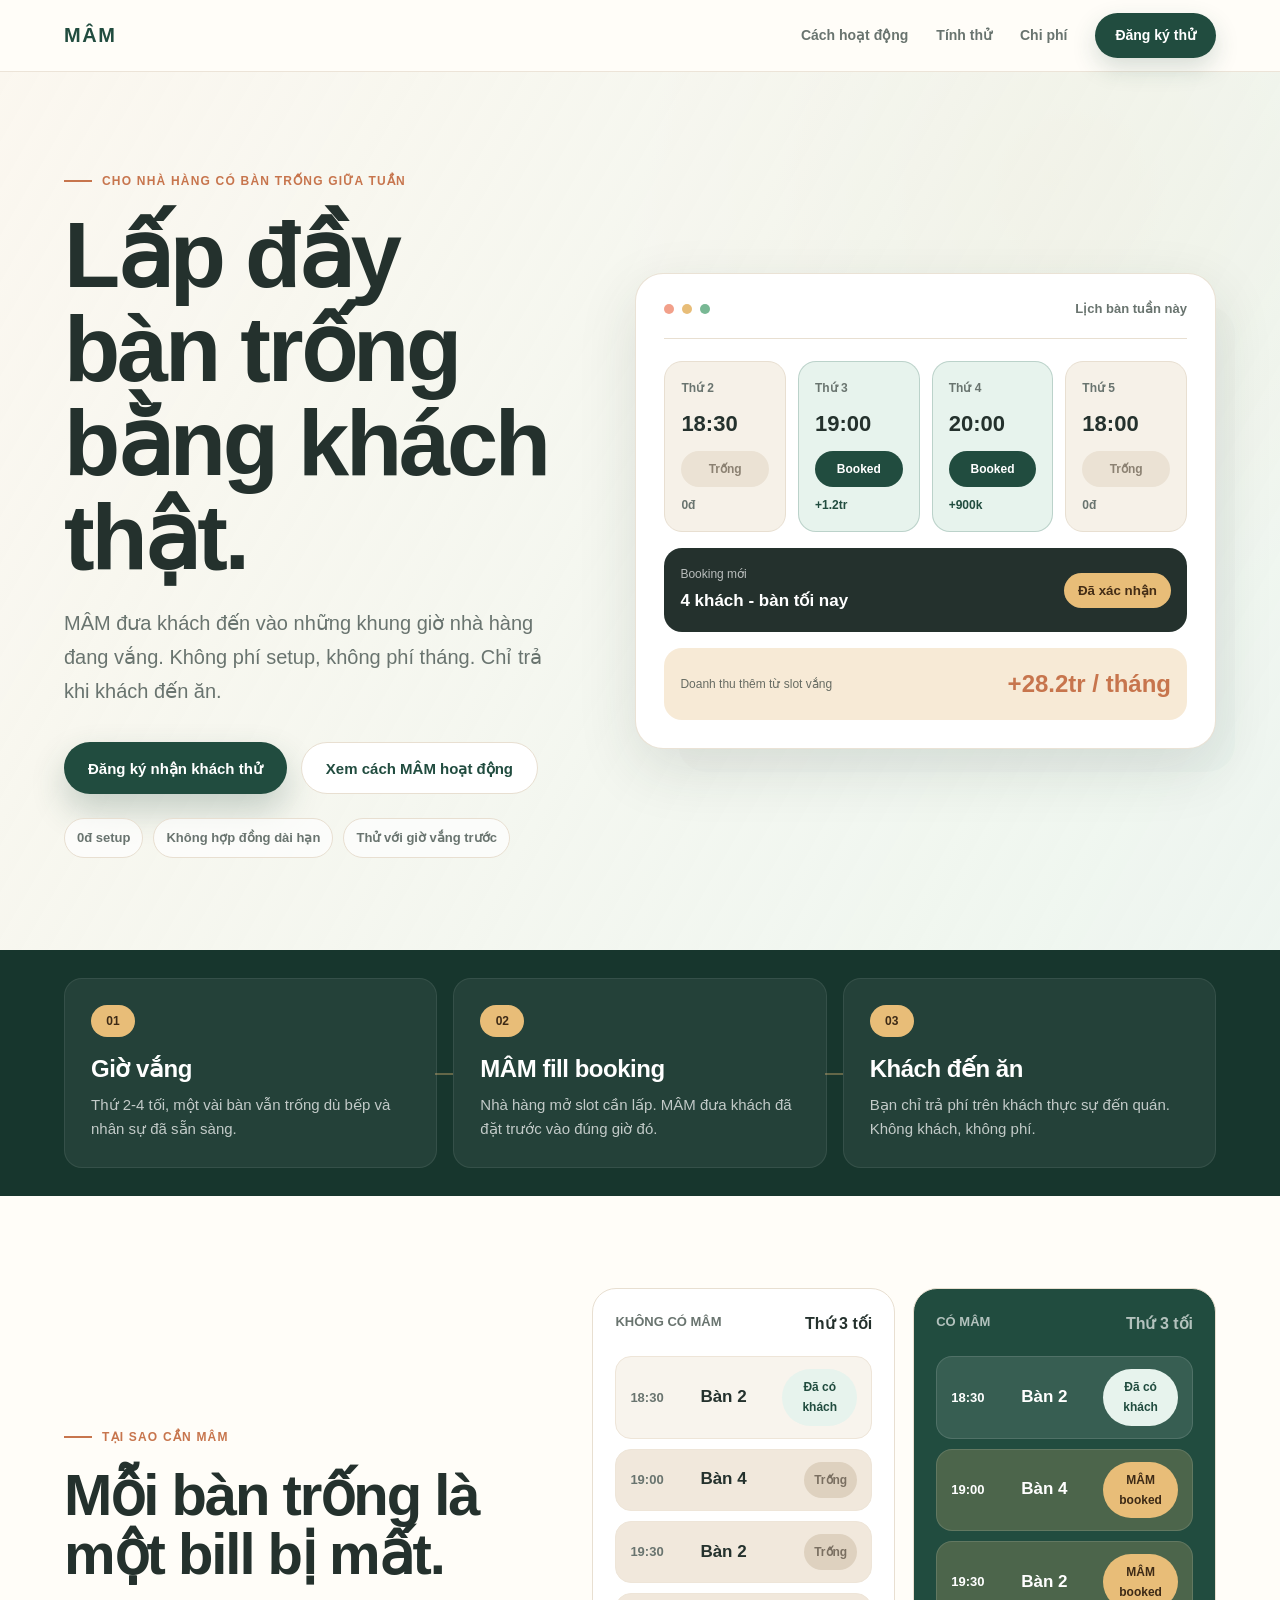
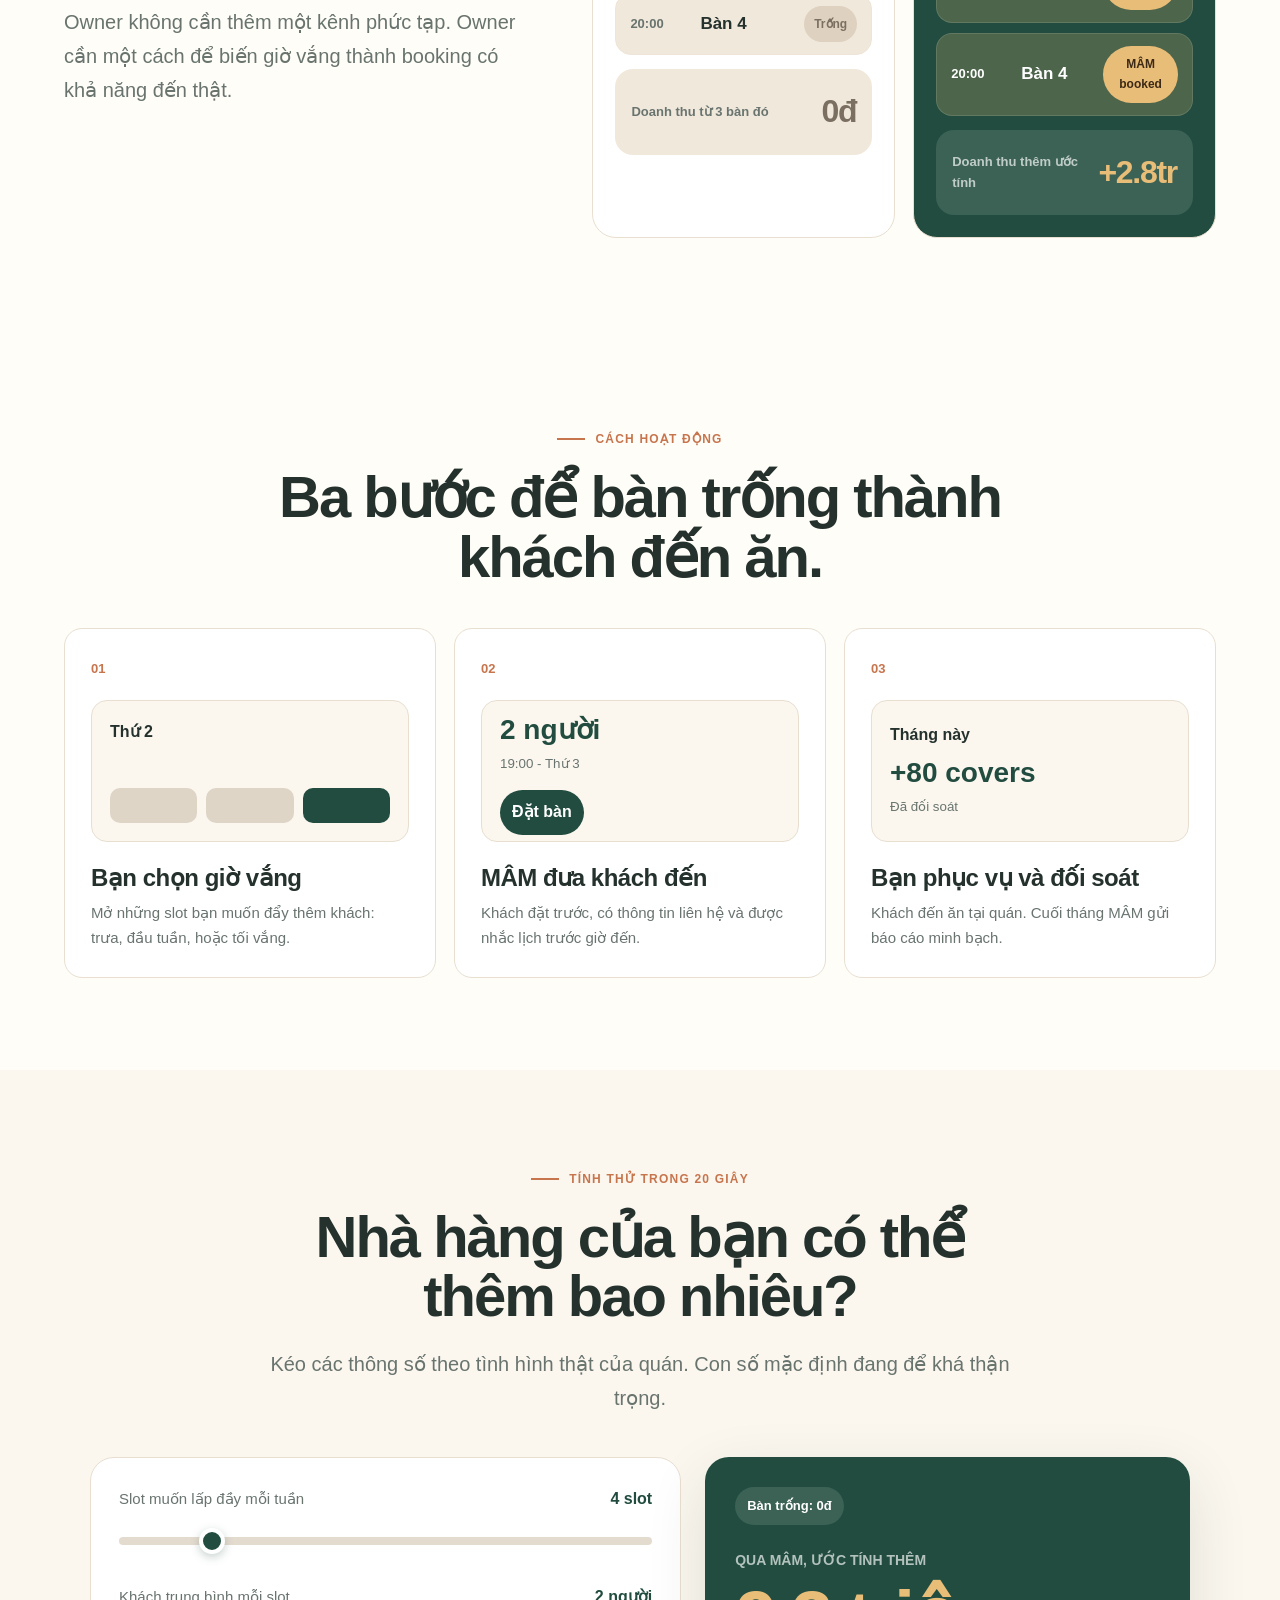
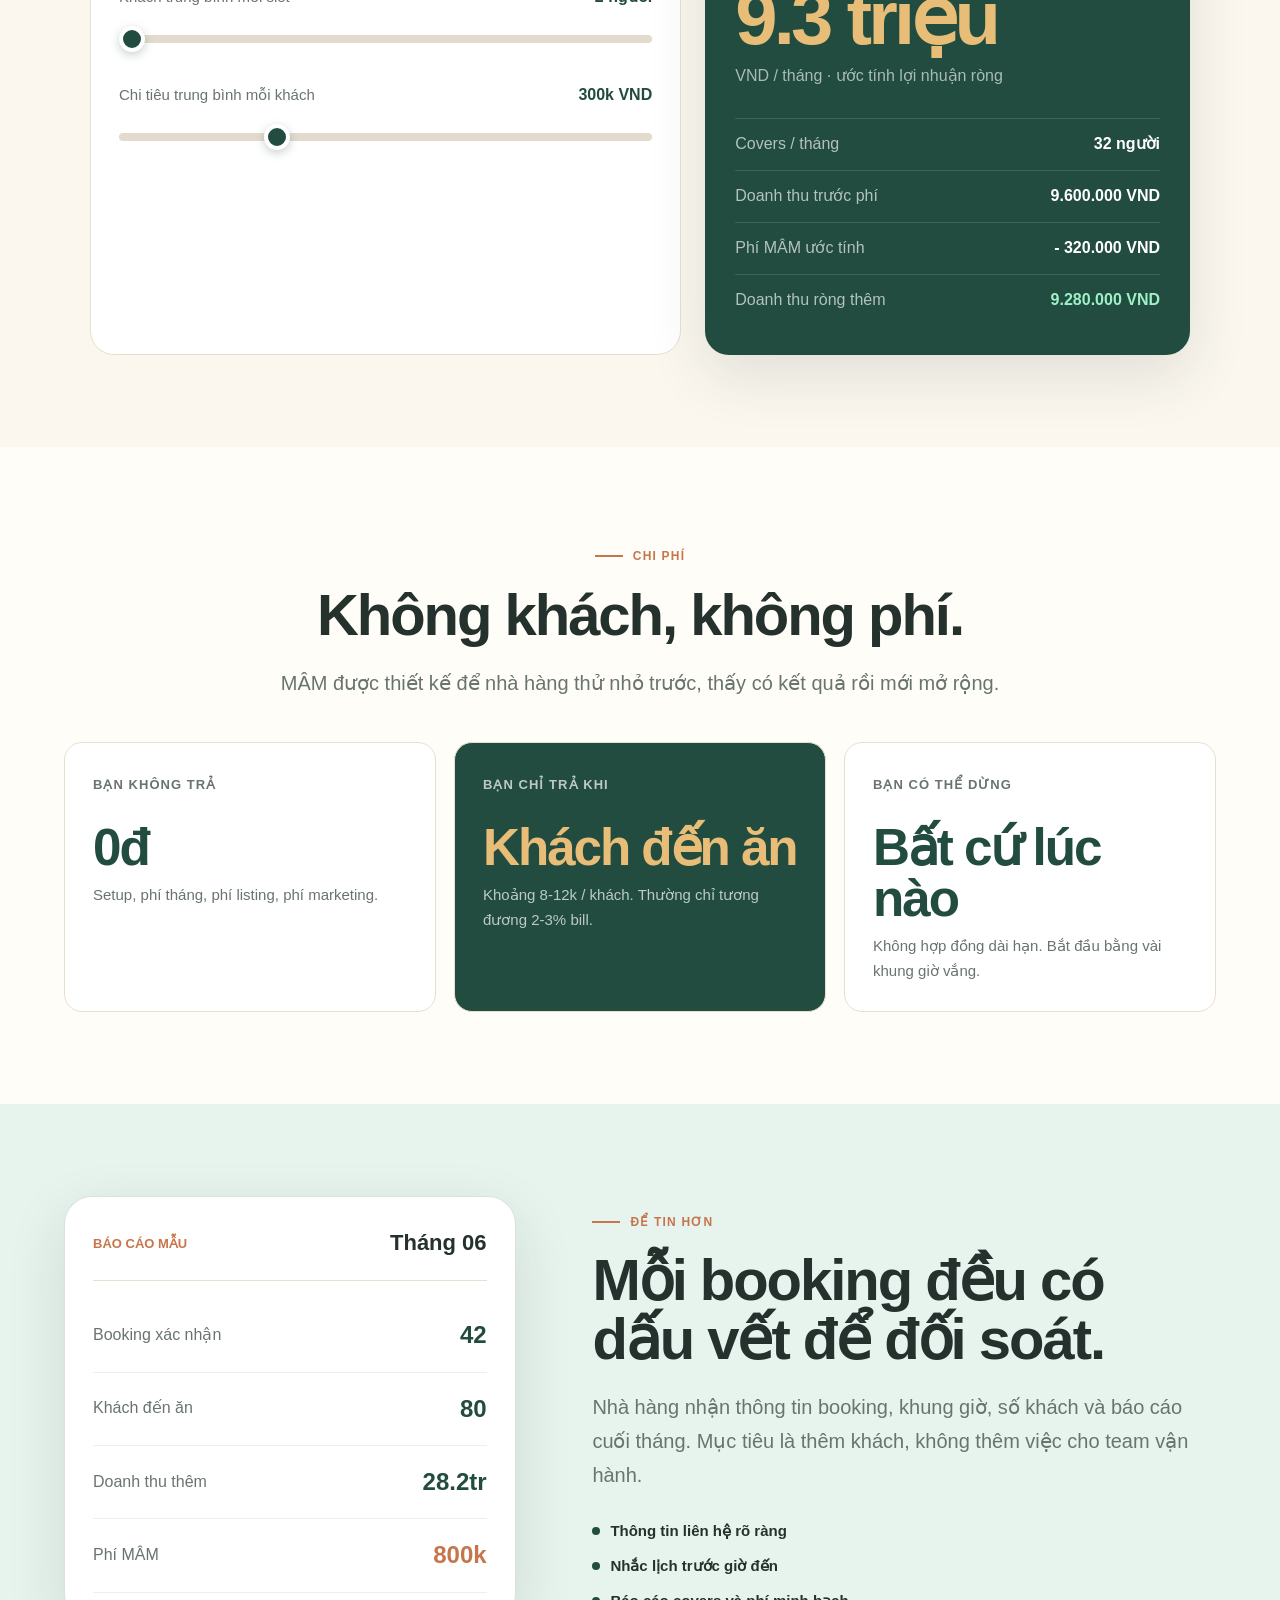
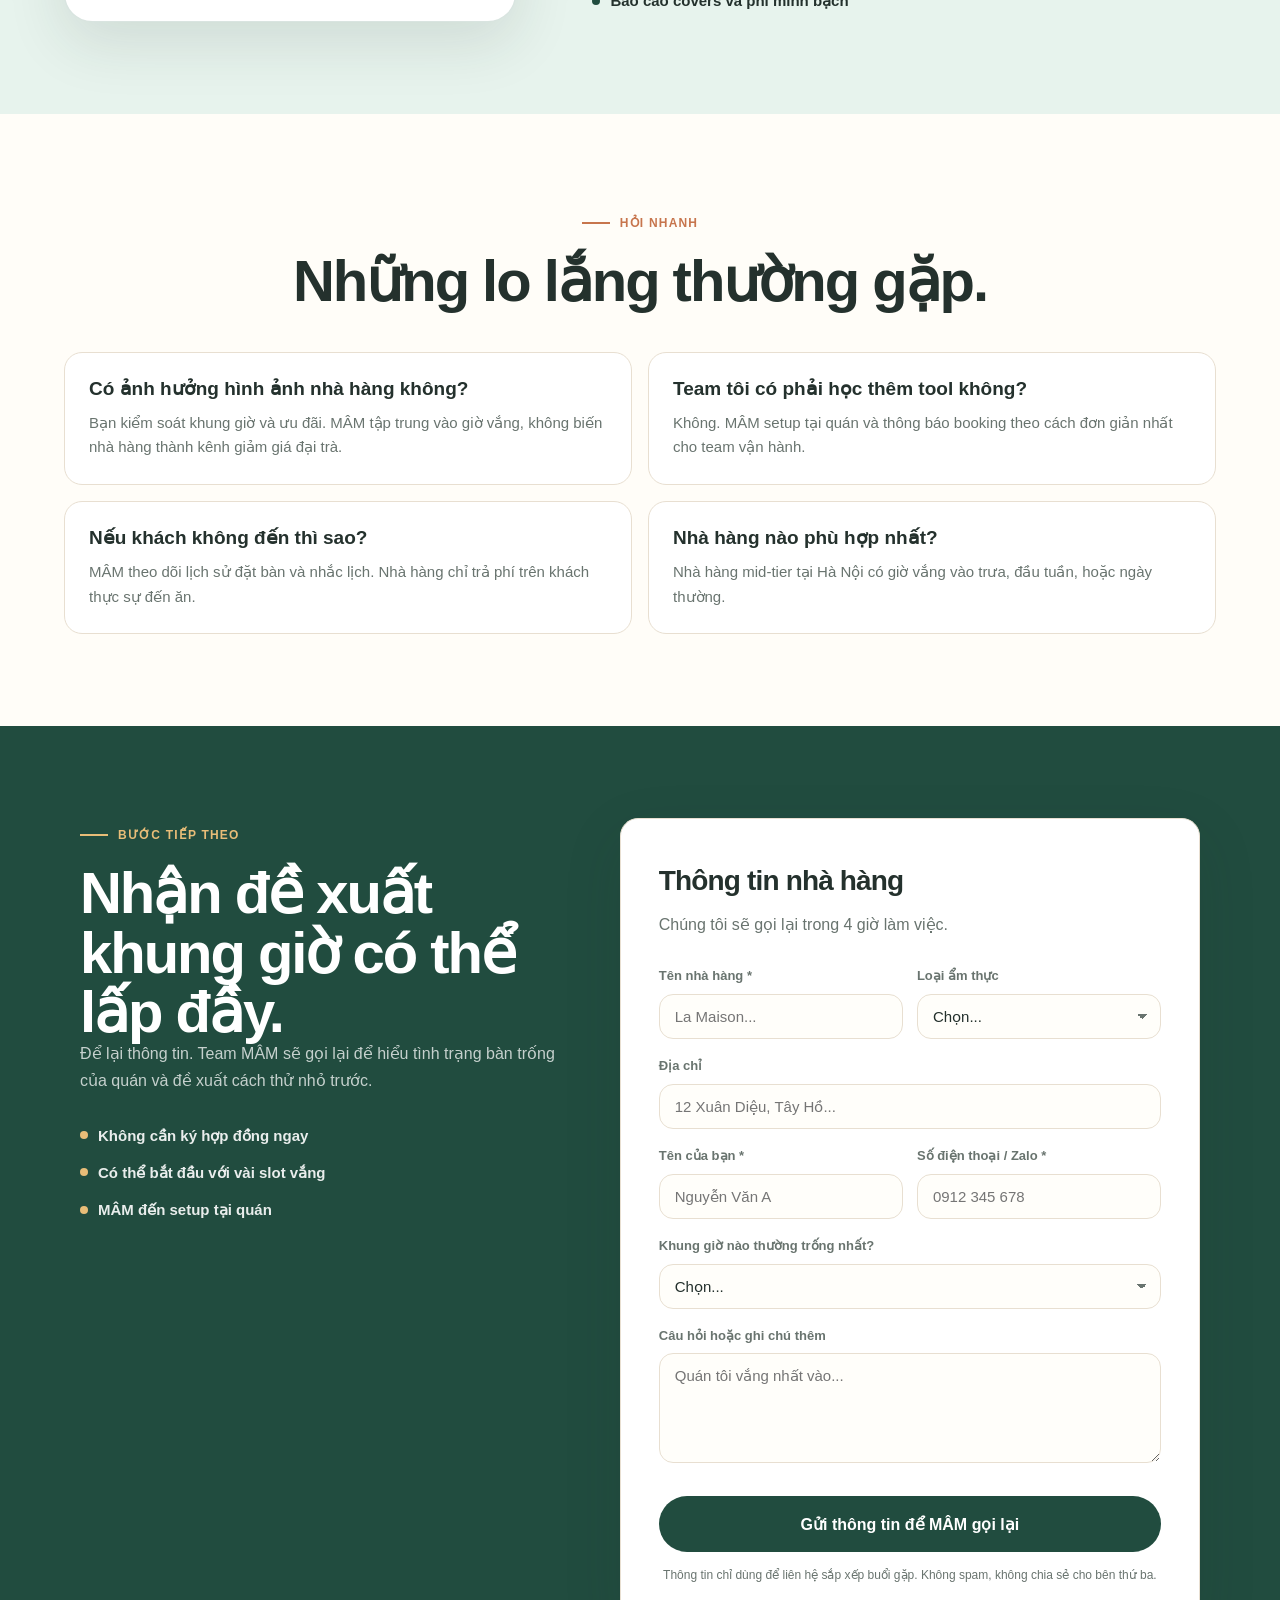
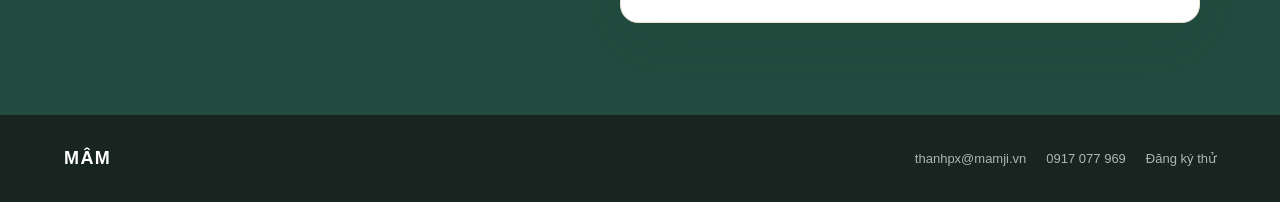
<file: index.html>
<!DOCTYPE html>
<html lang="vi">

<head>
    <meta charset="UTF-8">
    <meta name="viewport" content="width=device-width, initial-scale=1.0">
    <title>MÂM - Biến giờ vắng thành khách đến ăn</title>
    <meta name="description"
        content="MÂM giúp nhà hàng lấp đầy bàn trống giờ vắng bằng khách thật. Không phí cố định. Chỉ trả khi khách đến ăn.">
    <meta property="og:type" content="website">
    <meta property="og:url" content="https://mamji.vn/">
    <meta property="og:title" content="MÂM - Biến giờ vắng thành khách đến ăn">
    <meta property="og:description"
        content="Lấp đầy bàn trống giờ vắng bằng khách thật. Không phí cố định, chỉ trả khi khách đến ăn.">
    <meta property="og:image" content="https://mamji.vn/og-image.png">
    <meta property="og:image:width" content="1200">
    <meta property="og:image:height" content="630">
    <meta name="twitter:card" content="summary_large_image">
    <meta name="twitter:title" content="MÂM - Biến giờ vắng thành khách đến ăn">
    <meta name="twitter:description"
        content="Không phí cố định. Chỉ trả khi khách thật đến ăn.">
    <meta name="twitter:image" content="https://mamji.vn/og-image.png">
    <link rel="icon" type="image/svg+xml" href="favicon.svg">
    <link rel="stylesheet" href="style.css">
</head>

<body>
    <nav>
        <a href="#" class="nav-logo">MÂM</a>
        <div class="nav-links">
            <a href="#how">Cách hoạt động</a>
            <a href="#roi">Tính thử</a>
            <a href="#pricing">Chi phí</a>
            <a href="#register" class="btn-nav" data-track="nav_cta_click">Đăng ký thử</a>
        </div>
    </nav>

    <main>
        <section class="hero">
            <div class="hero-copy">
                <div class="eyebrow">Cho nhà hàng có bàn trống giữa tuần</div>
                <h1>Lấp đầy bàn trống bằng khách thật.</h1>
                <p>MÂM đưa khách đến vào những khung giờ nhà hàng đang vắng. Không phí setup, không phí tháng. Chỉ trả khi khách đến ăn.</p>
                <div class="hero-actions">
                    <a href="#register" class="btn-primary" data-track="hero_cta_click">Đăng ký nhận khách thử</a>
                    <a href="#how" class="btn-secondary" data-track="how_cta_click">Xem cách MÂM hoạt động</a>
                </div>
                <div class="risk-row">
                    <span>0đ setup</span>
                    <span>Không hợp đồng dài hạn</span>
                    <span>Thử với giờ vắng trước</span>
                </div>
            </div>

            <div class="hero-visual" aria-label="Minh họa lịch đặt bàn MÂM">
                <div class="mock-browser">
                    <div class="browser-top">
                        <span></span>
                        <span></span>
                        <span></span>
                        <strong>Lịch bàn tuần này</strong>
                    </div>
                    <div class="schedule-grid">
                        <div class="day muted">
                            <span>Thứ 2</span>
                            <strong>18:30</strong>
                            <em>Trống</em>
                            <small>0đ</small>
                        </div>
                        <div class="day active">
                            <span>Thứ 3</span>
                            <strong>19:00</strong>
                            <em>Booked</em>
                            <small>+1.2tr</small>
                        </div>
                        <div class="day active">
                            <span>Thứ 4</span>
                            <strong>20:00</strong>
                            <em>Booked</em>
                            <small>+900k</small>
                        </div>
                        <div class="day muted">
                            <span>Thứ 5</span>
                            <strong>18:00</strong>
                            <em>Trống</em>
                            <small>0đ</small>
                        </div>
                    </div>
                    <div class="booking-card">
                        <div>
                            <span>Booking mới</span>
                            <strong>4 khách - bàn tối nay</strong>
                        </div>
                        <button>Đã xác nhận</button>
                    </div>
                    <div class="revenue-bar">
                        <span>Doanh thu thêm từ slot vắng</span>
                        <strong>+28.2tr / tháng</strong>
                    </div>
                </div>
            </div>
        </section>

        <section class="signal-strip fade-up">
            <div class="signal-card">
                <span class="signal-step">01</span>
                <strong>Giờ vắng</strong>
                <p>Thứ 2-4 tối, một vài bàn vẫn trống dù bếp và nhân sự đã sẵn sàng.</p>
            </div>
            <div class="signal-card">
                <span class="signal-step">02</span>
                <strong>MÂM fill booking</strong>
                <p>Nhà hàng mở slot cần lấp. MÂM đưa khách đã đặt trước vào đúng giờ đó.</p>
            </div>
            <div class="signal-card">
                <span class="signal-step">03</span>
                <strong>Khách đến ăn</strong>
                <p>Bạn chỉ trả phí trên khách thực sự đến quán. Không khách, không phí.</p>
            </div>
        </section>

        <section class="problem-section fade-up">
            <div class="section-copy">
                <div class="eyebrow">Tại sao cần MÂM</div>
                <h2>Mỗi bàn trống là một bill bị mất.</h2>
                <p>Owner không cần thêm một kênh phức tạp. Owner cần một cách để biến giờ vắng thành booking có khả năng đến thật.</p>
            </div>
            <div class="before-after">
                <div class="capacity-panel">
                    <div class="panel-head">
                        <span>Không có MÂM</span>
                        <strong>Thứ 3 tối</strong>
                    </div>
                    <div class="shift-list">
                        <div class="shift-row filled"><span>18:30</span><strong>Bàn 2</strong><em>Đã có khách</em></div>
                        <div class="shift-row empty"><span>19:00</span><strong>Bàn 4</strong><em>Trống</em></div>
                        <div class="shift-row empty"><span>19:30</span><strong>Bàn 2</strong><em>Trống</em></div>
                        <div class="shift-row empty"><span>20:00</span><strong>Bàn 4</strong><em>Trống</em></div>
                    </div>
                    <div class="panel-total muted-total">
                        <span>Doanh thu từ 3 bàn đó</span>
                        <strong>0đ</strong>
                    </div>
                </div>
                <div class="capacity-panel mam-panel">
                    <div class="panel-head">
                        <span>Có MÂM</span>
                        <strong>Thứ 3 tối</strong>
                    </div>
                    <div class="shift-list">
                        <div class="shift-row filled"><span>18:30</span><strong>Bàn 2</strong><em>Đã có khách</em></div>
                        <div class="shift-row booked"><span>19:00</span><strong>Bàn 4</strong><em>MÂM booked</em></div>
                        <div class="shift-row booked"><span>19:30</span><strong>Bàn 2</strong><em>MÂM booked</em></div>
                        <div class="shift-row booked"><span>20:00</span><strong>Bàn 4</strong><em>MÂM booked</em></div>
                    </div>
                    <div class="panel-total">
                        <span>Doanh thu thêm ước tính</span>
                        <strong>+2.8tr</strong>
                    </div>
                </div>
            </div>
        </section>

        <section id="how" class="how-section fade-up" data-track-view="how_view">
            <div class="section-copy center">
                <div class="eyebrow">Cách hoạt động</div>
                <h2>Ba bước để bàn trống thành khách đến ăn.</h2>
            </div>
            <div class="flow-grid">
                <div class="flow-step">
                    <span>01</span>
                    <div class="mini-screen slots">
                        <b>Thứ 2</b><i></i><i></i><i class="on"></i>
                    </div>
                    <h3>Bạn chọn giờ vắng</h3>
                    <p>Mở những slot bạn muốn đẩy thêm khách: trưa, đầu tuần, hoặc tối vắng.</p>
                </div>
                <div class="flow-step">
                    <span>02</span>
                    <div class="mini-screen guest">
                        <b>2 người</b>
                        <small>19:00 - Thứ 3</small>
                        <em>Đặt bàn</em>
                    </div>
                    <h3>MÂM đưa khách đến</h3>
                    <p>Khách đặt trước, có thông tin liên hệ và được nhắc lịch trước giờ đến.</p>
                </div>
                <div class="flow-step">
                    <span>03</span>
                    <div class="mini-screen report">
                        <b>Tháng này</b>
                        <strong>+80 covers</strong>
                        <small>Đã đối soát</small>
                    </div>
                    <h3>Bạn phục vụ và đối soát</h3>
                    <p>Khách đến ăn tại quán. Cuối tháng MÂM gửi báo cáo minh bạch.</p>
                </div>
            </div>
        </section>

        <section id="roi" class="roi-section fade-up" data-track-view="roi_view">
            <div class="roi-copy">
                <div class="eyebrow">Tính thử trong 20 giây</div>
                <h2>Nhà hàng của bạn có thể thêm bao nhiêu?</h2>
                <p>Kéo các thông số theo tình hình thật của quán. Con số mặc định đang để khá thận trọng.</p>
            </div>
            <div class="roi-wrap">
                <div class="roi-controls">
                    <div class="slider-group">
                        <div class="slider-label">
                            <span>Slot muốn lấp đầy mỗi tuần</span>
                            <strong id="slots-val">4 slot</strong>
                        </div>
                        <input type="range" min="1" max="20" value="4" step="1" id="slots">
                    </div>
                    <div class="slider-group">
                        <div class="slider-label">
                            <span>Khách trung bình mỗi slot</span>
                            <strong id="pax-val">2 người</strong>
                        </div>
                        <input type="range" min="2" max="8" value="2" step="1" id="pax">
                    </div>
                    <div class="slider-group">
                        <div class="slider-label">
                            <span>Chi tiêu trung bình mỗi khách</span>
                            <strong id="spend-val">300k VND</strong>
                        </div>
                        <input type="range" min="100" max="800" value="300" step="50" id="spend">
                    </div>
                </div>

                <div class="roi-result">
                    <span>Bàn trống: 0đ</span>
                    <div class="roi-result-label">Qua MÂM, ước tính thêm</div>
                    <div class="roi-result-num" id="roi-total">0</div>
                    <div class="roi-result-sub" id="roi-sub">VND / tháng</div>
                    <div class="roi-breakdown">
                        <div class="roi-line">
                            <span>Covers / tháng</span>
                            <strong id="roi-covers">0 người</strong>
                        </div>
                        <div class="roi-line">
                            <span>Doanh thu trước phí</span>
                            <strong id="roi-gross">0</strong>
                        </div>
                        <div class="roi-line">
                            <span>Phí MÂM ước tính</span>
                            <strong id="roi-fee">- 0</strong>
                        </div>
                        <div class="roi-line highlight-line">
                            <span>Doanh thu ròng thêm</span>
                            <strong id="roi-net">0</strong>
                        </div>
                    </div>
                </div>
            </div>
        </section>

        <section id="pricing" class="pricing-section fade-up" data-track-view="pricing_view">
            <div class="section-copy center">
                <div class="eyebrow">Chi phí</div>
                <h2>Không khách, không phí.</h2>
                <p>MÂM được thiết kế để nhà hàng thử nhỏ trước, thấy có kết quả rồi mới mở rộng.</p>
            </div>
            <div class="pricing-grid">
                <div class="price-panel quiet">
                    <span>Bạn không trả</span>
                    <strong>0đ</strong>
                    <p>Setup, phí tháng, phí listing, phí marketing.</p>
                </div>
                <div class="price-panel active">
                    <span>Bạn chỉ trả khi</span>
                    <strong>Khách đến ăn</strong>
                    <p>Khoảng 8-12k / khách. Thường chỉ tương đương 2-3% bill.</p>
                </div>
                <div class="price-panel quiet">
                    <span>Bạn có thể dừng</span>
                    <strong>Bất cứ lúc nào</strong>
                    <p>Không hợp đồng dài hạn. Bắt đầu bằng vài khung giờ vắng.</p>
                </div>
            </div>
        </section>

        <section class="proof-section fade-up">
            <div class="proof-visual">
                <div class="report-card">
                    <div class="report-head">
                        <span>Báo cáo mẫu</span>
                        <strong>Tháng 06</strong>
                    </div>
                    <div class="report-row"><span>Booking xác nhận</span><strong>42</strong></div>
                    <div class="report-row"><span>Khách đến ăn</span><strong>80</strong></div>
                    <div class="report-row"><span>Doanh thu thêm</span><strong>28.2tr</strong></div>
                    <div class="report-row soft"><span>Phí MÂM</span><strong>800k</strong></div>
                </div>
            </div>
            <div class="section-copy">
                <div class="eyebrow">Để tin hơn</div>
                <h2>Mỗi booking đều có dấu vết để đối soát.</h2>
                <p>Nhà hàng nhận thông tin booking, khung giờ, số khách và báo cáo cuối tháng. Mục tiêu là thêm khách, không thêm việc cho team vận hành.</p>
                <div class="proof-list">
                    <span>Thông tin liên hệ rõ ràng</span>
                    <span>Nhắc lịch trước giờ đến</span>
                    <span>Báo cáo covers và phí minh bạch</span>
                </div>
            </div>
        </section>

        <section id="faq" class="faq-section fade-up">
            <div class="section-copy center">
                <div class="eyebrow">Hỏi nhanh</div>
                <h2>Những lo lắng thường gặp.</h2>
            </div>
            <div class="faq-grid">
                <div class="faq-item">
                    <strong>Có ảnh hưởng hình ảnh nhà hàng không?</strong>
                    <p>Bạn kiểm soát khung giờ và ưu đãi. MÂM tập trung vào giờ vắng, không biến nhà hàng thành kênh giảm giá đại trà.</p>
                </div>
                <div class="faq-item">
                    <strong>Team tôi có phải học thêm tool không?</strong>
                    <p>Không. MÂM setup tại quán và thông báo booking theo cách đơn giản nhất cho team vận hành.</p>
                </div>
                <div class="faq-item">
                    <strong>Nếu khách không đến thì sao?</strong>
                    <p>MÂM theo dõi lịch sử đặt bàn và nhắc lịch. Nhà hàng chỉ trả phí trên khách thực sự đến ăn.</p>
                </div>
                <div class="faq-item">
                    <strong>Nhà hàng nào phù hợp nhất?</strong>
                    <p>Nhà hàng mid-tier tại Hà Nội có giờ vắng vào trưa, đầu tuần, hoặc ngày thường.</p>
                </div>
            </div>
        </section>

        <section class="form-section" id="register" data-track-view="form_view">
            <div class="form-wrap">
                <div class="form-left">
                    <div class="eyebrow">Bước tiếp theo</div>
                    <h2>Nhận đề xuất khung giờ có thể lấp đầy.</h2>
                    <p>Để lại thông tin. Team MÂM sẽ gọi lại để hiểu tình trạng bàn trống của quán và đề xuất cách thử nhỏ trước.</p>
                    <div class="form-guarantees">
                        <div class="guarantee"><span></span>Không cần ký hợp đồng ngay</div>
                        <div class="guarantee"><span></span>Có thể bắt đầu với vài slot vắng</div>
                        <div class="guarantee"><span></span>MÂM đến setup tại quán</div>
                    </div>
                </div>

                <div class="form-card">
                    <div id="form-content">
                        <h3>Thông tin nhà hàng</h3>
                        <p class="form-sub">Chúng tôi sẽ gọi lại trong 4 giờ làm việc.</p>

                        <div class="form-row">
                            <div class="form-field">
                                <label>Tên nhà hàng *</label>
                                <input type="text" id="f-name" placeholder="La Maison..." required>
                            </div>
                            <div class="form-field">
                                <label>Loại ẩm thực</label>
                                <select id="f-cuisine">
                                    <option value="">Chọn...</option>
                                    <option>Pháp / French</option>
                                    <option>Ý / Italian</option>
                                    <option>Âu khác / Western</option>
                                    <option>Á / Asian</option>
                                    <option>Fusion</option>
                                    <option>Khác</option>
                                </select>
                            </div>
                        </div>

                        <div class="form-field">
                            <label>Địa chỉ</label>
                            <input type="text" id="f-address" placeholder="12 Xuân Diệu, Tây Hồ...">
                        </div>

                        <div class="form-row">
                            <div class="form-field">
                                <label>Tên của bạn *</label>
                                <input type="text" id="f-contact" placeholder="Nguyễn Văn A">
                            </div>
                            <div class="form-field">
                                <label>Số điện thoại / Zalo *</label>
                                <input type="tel" id="f-phone" placeholder="0912 345 678">
                            </div>
                        </div>

                        <div class="form-field">
                            <label>Khung giờ nào thường trống nhất?</label>
                            <select id="f-slot">
                                <option value="">Chọn...</option>
                                <option>Thứ 2-3 tối</option>
                                <option>Thứ 3-4 tối</option>
                                <option>Thứ 4-5 tối</option>
                                <option>Buổi trưa các ngày thường</option>
                                <option>Nhiều khung giờ</option>
                            </select>
                        </div>

                        <div class="form-field">
                            <label>Câu hỏi hoặc ghi chú thêm</label>
                            <textarea id="f-note" placeholder="Quán tôi vắng nhất vào..."></textarea>
                        </div>

                        <button class="btn-submit" onclick="submitForm()">Gửi thông tin để MÂM gọi lại</button>
                        <p class="form-legal">Thông tin chỉ dùng để liên hệ sắp xếp buổi gặp. Không spam, không chia sẻ cho bên thứ ba.</p>
                    </div>

                    <div class="form-success" id="form-success">
                        <div class="success-icon">
                            <svg viewBox="0 0 24 24">
                                <polyline points="20 6 9 17 4 12" />
                            </svg>
                        </div>
                        <h3>Đã nhận thông tin.</h3>
                        <p>Team MÂM sẽ gọi lại trong vòng 4 giờ để sắp xếp buổi gặp nhanh tại nhà hàng của bạn.</p>
                    </div>
                </div>
            </div>
        </section>
    </main>

    <footer>
        <span class="footer-logo">MÂM</span>
        <div class="footer-links">
            <a href="mailto:thanhpx@mamji.vn" data-track="email_click">thanhpx@mamji.vn</a>
            <a href="tel:0917077969" data-track="phone_click">0917 077 969</a>
            <a href="#register" data-track="footer_cta_click">Đăng ký thử</a>
        </div>
    </footer>

    <script src="script.js"></script>
</body>

</html>
</file>
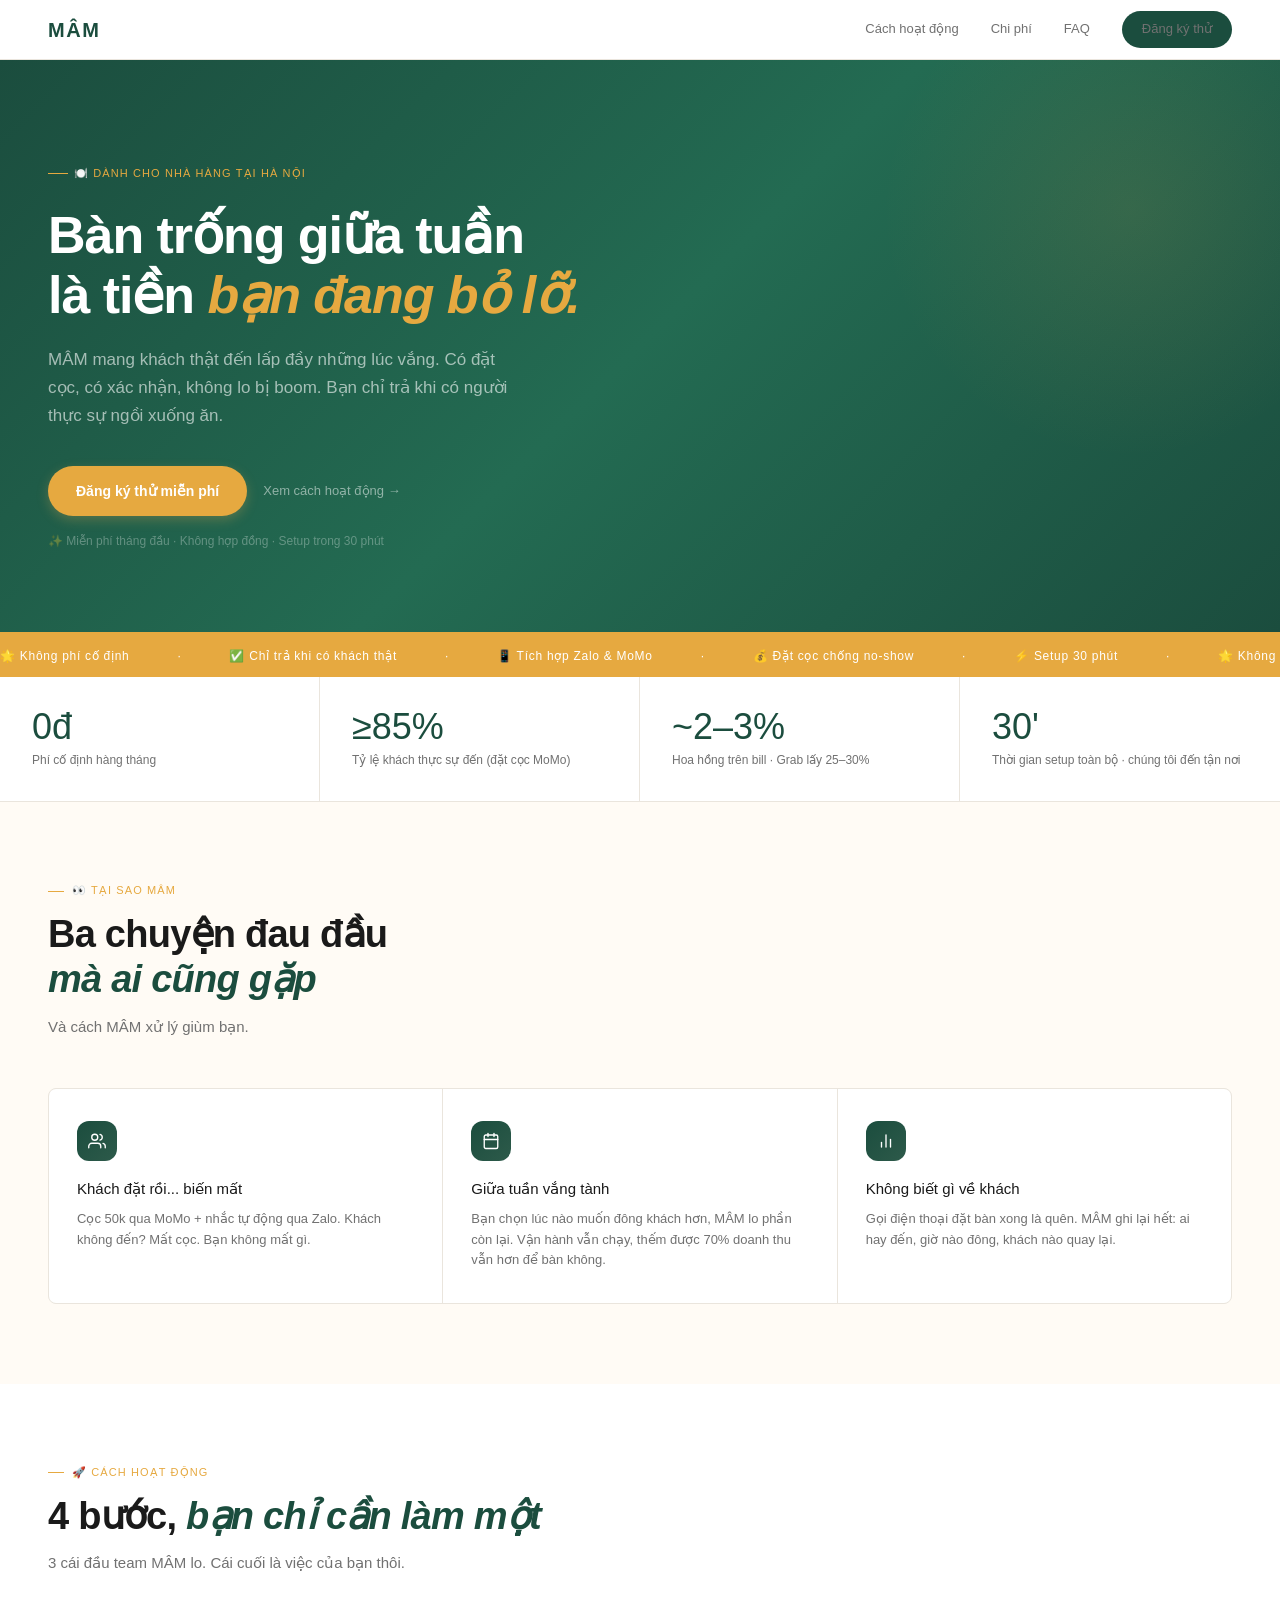
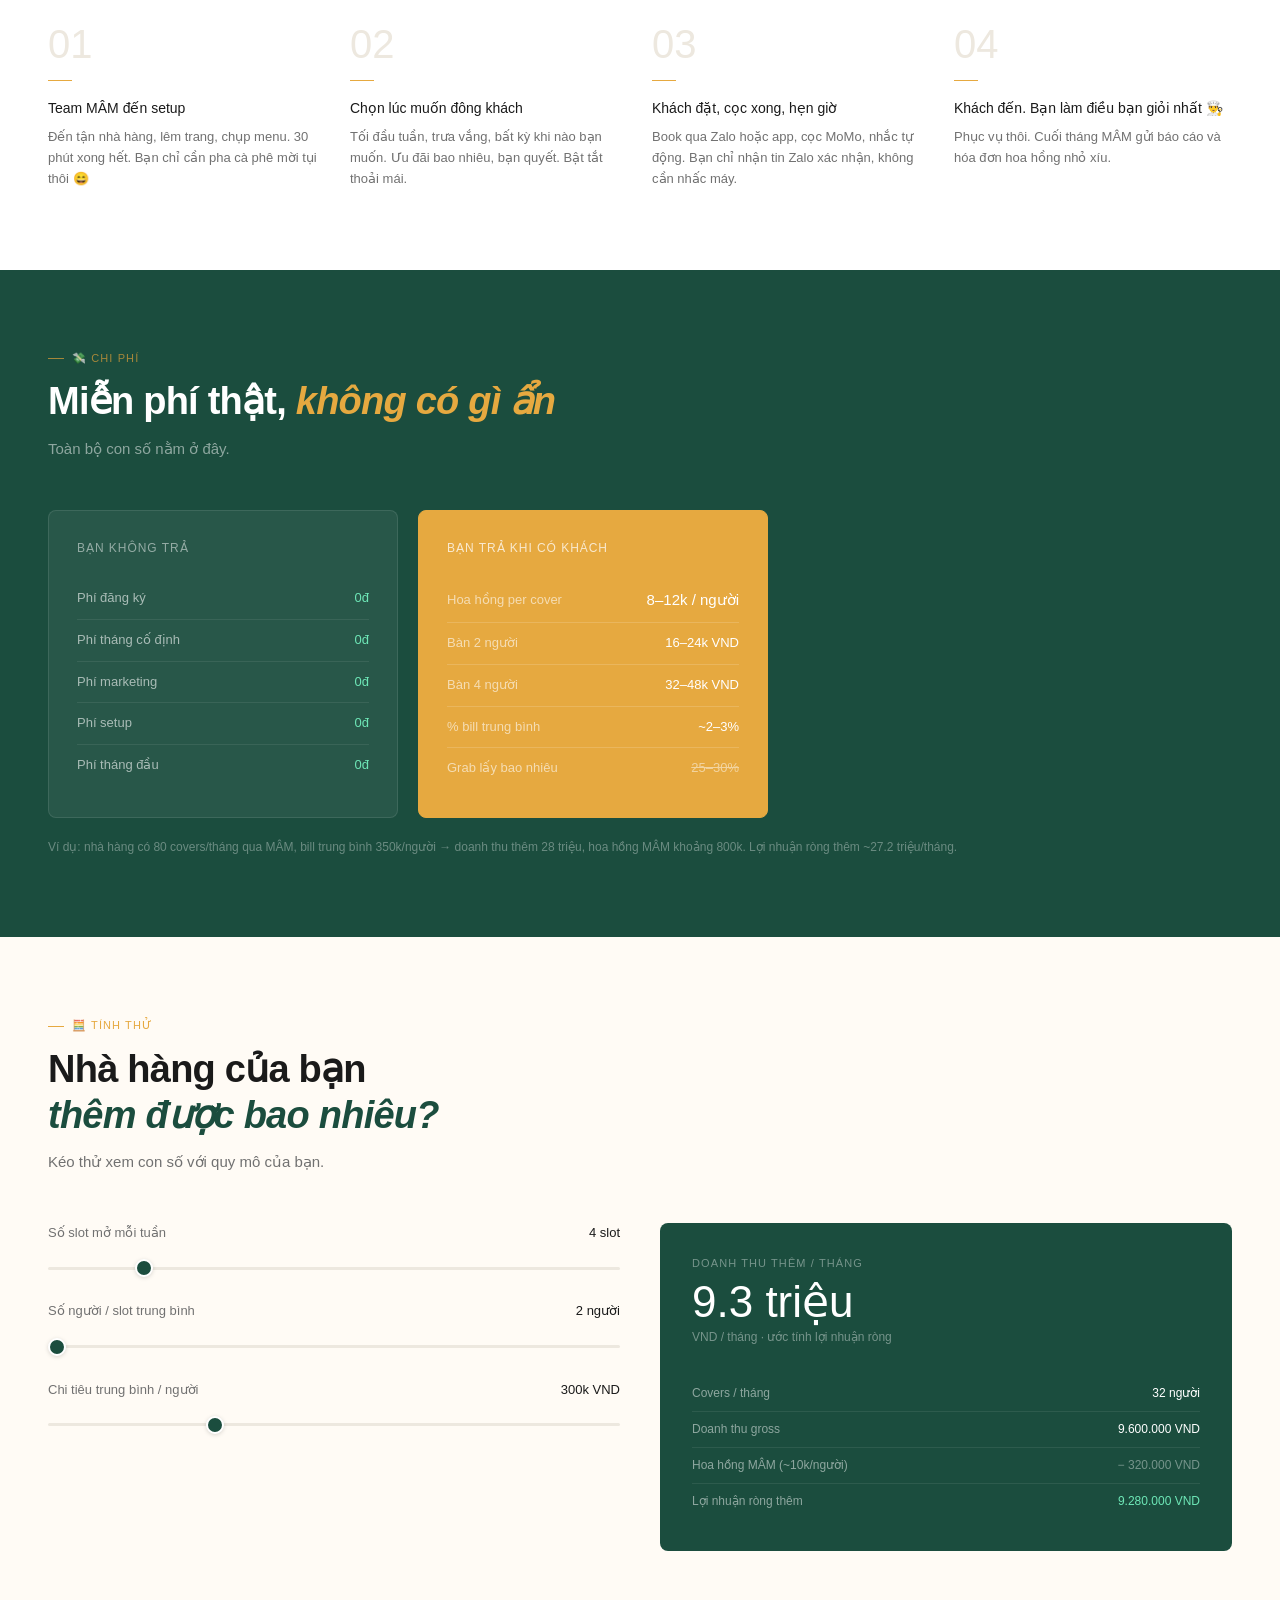
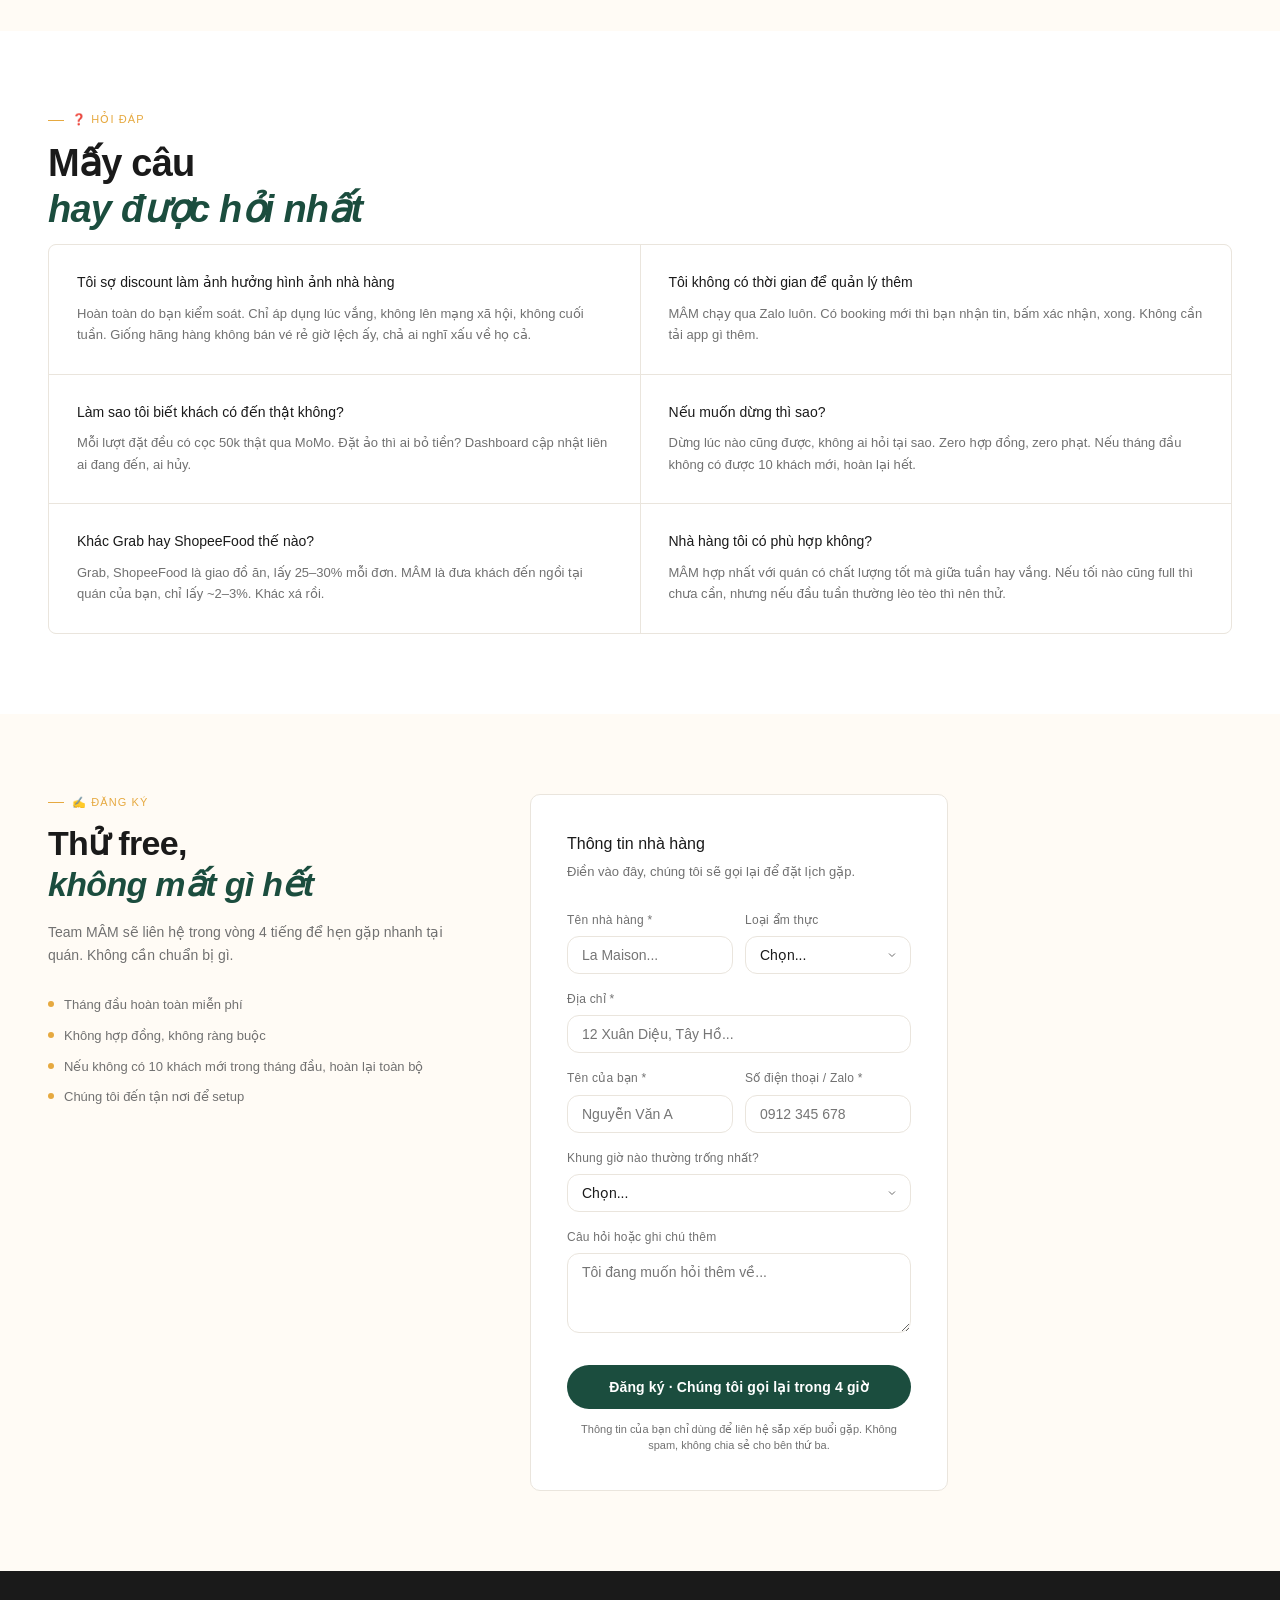
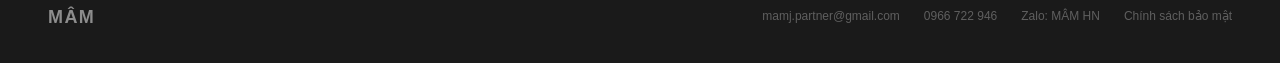
<file: init.html>
<!DOCTYPE html>
<html lang="vi">

<head>
    <meta charset="UTF-8">
    <meta name="viewport" content="width=device-width, initial-scale=1.0">
    <title>MÂM · Nền tảng đặt bàn cho nhà hàng Hà Nội</title>
    <meta name="description"
        content="MÂM giúp nhà hàng lấp đầy bàn trống giờ thấp điểm. Không phí cố định. Chỉ trả khi có khách thật đến.">
    <style>
        *,
        *::before,
        *::after {
            box-sizing: border-box;
            margin: 0;
            padding: 0;
        }

        :root {
            --green: #1B4D3E;
            --green2: #2A7D5F;
            --gold: #E6A940;
            --rust: #F07856;
            --cream: #FFFBF5;
            --stone: #EDE8DF;
            --white: #FFFFFF;
            --ink: #1A1A1A;
            --muted: #717171;
            --light: #F5F1EB;
            --border: #EAE5DD;
            --radius: 12px;
            --font-sans: 'Helvetica Neue', Helvetica, Arial, 'Liberation Sans', sans-serif;
        }

        html {
            scroll-behavior: smooth;
        }

        body {
            font-family: var(--font-sans);
            background: var(--white);
            color: var(--ink);
            font-size: 16px;
            line-height: 1.6;
            -webkit-font-smoothing: antialiased;
        }

        /* NAV */
        nav {
            position: sticky;
            top: 0;
            z-index: 100;
            background: var(--white);
            border-bottom: 1px solid var(--border);
            padding: 0 48px;
            height: 60px;
            display: flex;
            align-items: center;
            justify-content: space-between;
        }

        .nav-logo {
            font-family: var(--font-sans);
            font-size: 20px;
            font-weight: 700;
            color: var(--green);
            letter-spacing: 0.08em;
            text-decoration: none;
            text-transform: uppercase;
        }

        .nav-links {
            display: flex;
            align-items: center;
            gap: 32px;
        }

        .nav-links a {
            font-size: 13px;
            color: var(--muted);
            text-decoration: none;
            font-weight: 400;
            transition: color 0.15s;
        }

        .nav-links a:hover {
            color: var(--ink);
        }

        .btn-nav {
            background: var(--green);
            color: var(--white);
            font-family: var(--font-sans);
            font-size: 13px;
            font-weight: 500;
            padding: 8px 20px;
            border: none;
            border-radius: 100px;
            cursor: pointer;
            text-decoration: none;
            transition: all 0.2s;
        }

        .btn-nav:hover {
            background: var(--green2);
            transform: translateY(-1px);
        }

        /* HERO */
        .hero {
            background: linear-gradient(135deg, #1B4D3E 0%, #236B52 50%, #1B4D3E 100%);
            padding: 96px 48px 80px;
            position: relative;
            overflow: hidden;
        }

        .hero::after {
            content: '';
            position: absolute;
            right: -100px;
            top: -100px;
            width: 500px;
            height: 500px;
            border-radius: 50%;
            background: radial-gradient(circle, rgba(212,162,78,0.12) 0%, transparent 70%);
            pointer-events: none;
        }

        .hero-inner {
            max-width: 680px;
            position: relative;
            z-index: 1;
        }

        .hero-tag {
            display: inline-flex;
            align-items: center;
            gap: 6px;
            font-size: 11px;
            font-weight: 500;
            color: var(--gold);
            letter-spacing: 0.1em;
            text-transform: uppercase;
            margin-bottom: 24px;
        }

        .hero-tag::before {
            content: '';
            display: block;
            width: 20px;
            height: 1px;
            background: var(--gold);
        }

        .hero h1 {
            font-family: var(--font-sans);
            font-size: clamp(36px, 5vw, 52px);
            font-weight: 600;
            color: var(--white);
            line-height: 1.15;
            margin-bottom: 20px;
            letter-spacing: -0.02em;
        }

        .hero h1 em {
            font-style: italic;
            color: var(--gold);
        }

        .hero-sub {
            font-size: 17px;
            color: rgba(255, 255, 255, 0.6);
            line-height: 1.65;
            max-width: 480px;
            margin-bottom: 36px;
            font-weight: 300;
        }

        .hero-ctas {
            display: flex;
            align-items: center;
            gap: 16px;
            flex-wrap: wrap;
        }

        .btn-primary {
            background: var(--gold);
            color: var(--white);
            font-family: var(--font-sans);
            font-size: 14px;
            font-weight: 600;
            padding: 14px 28px;
            border: none;
            border-radius: 100px;
            cursor: pointer;
            text-decoration: none;
            display: inline-block;
            transition: all 0.2s;
            box-shadow: 0 4px 12px rgba(212,162,78,0.3);
        }

        .btn-primary:hover {
            transform: translateY(-2px);
            box-shadow: 0 6px 20px rgba(212,162,78,0.4);
        }

        .btn-ghost {
            font-size: 13px;
            color: rgba(255, 255, 255, 0.5);
            text-decoration: none;
            display: flex;
            align-items: center;
            gap: 6px;
            transition: color 0.15s;
        }

        .btn-ghost:hover {
            color: rgba(255, 255, 255, 0.8);
        }

        .hero-note {
            margin-top: 16px;
            font-size: 12px;
            color: rgba(255, 255, 255, 0.3);
        }

        /* TICKER */
        .ticker {
            background: var(--gold);
            padding: 10px 0;
            overflow: hidden;
            white-space: nowrap;
        }

        .ticker-inner {
            display: inline-flex;
            gap: 48px;
            animation: scroll 22s linear infinite;
            font-size: 12px;
            font-weight: 500;
            color: var(--white);
            letter-spacing: 0.06em;
        }

        .ticker-item {
            flex-shrink: 0;
        }

        @keyframes scroll {
            from {
                transform: translateX(0);
            }

            to {
                transform: translateX(-50%);
            }
        }

        /* STATS */
        .stats {
            display: grid;
            grid-template-columns: repeat(4, 1fr);
            border-bottom: 1px solid var(--border);
            background: var(--white);
        }

        .stat {
            padding: 32px 32px;
            border-right: 1px solid var(--border);
        }

        .stat:last-child {
            border-right: none;
        }

        .stat-num {
            font-family: var(--font-sans);
            font-size: 36px;
            color: var(--green);
            line-height: 1;
            margin-bottom: 6px;
        }

        .stat-lbl {
            font-size: 12px;
            color: var(--muted);
            line-height: 1.5;
        }

        /* SECTION */
        section {
            padding: 80px 48px;
        }

        .section-tag {
            font-size: 11px;
            font-weight: 500;
            color: var(--gold);
            letter-spacing: 0.1em;
            text-transform: uppercase;
            margin-bottom: 12px;
            display: flex;
            align-items: center;
            gap: 8px;
        }

        .section-tag::before {
            content: '';
            display: block;
            width: 16px;
            height: 1px;
            background: var(--gold);
        }

        section h2 {
            font-family: var(--font-sans);
            font-size: clamp(28px, 3.5vw, 38px);
            font-weight: 600;
            color: var(--ink);
            line-height: 1.2;
            margin-bottom: 12px;
            letter-spacing: -0.02em;
            max-width: 560px;
        }

        section h2 em {
            font-style: italic;
            color: var(--green);
        }

        .section-sub {
            font-size: 15px;
            color: var(--muted);
            line-height: 1.65;
            max-width: 480px;
            margin-bottom: 48px;
        }

        /* VALUE PROPS */
        .value-bg {
            background: var(--cream);
        }

        .value-grid {
            display: grid;
            grid-template-columns: repeat(3, 1fr);
            gap: 1px;
            background: var(--border);
            border: 1px solid var(--border);
            border-radius: 8px;
            overflow: hidden;
        }

        .value-card {
            background: var(--white);
            padding: 32px 28px;
            transition: all 0.3s ease;
        }

        .value-card:hover {
            background: #fafaf8;
            transform: translateY(-2px);
        }

        .value-icon {
            width: 40px;
            height: 40px;
            background: linear-gradient(135deg, var(--green) 0%, #2D5A4A 100%);
            border-radius: 12px;
            display: flex;
            align-items: center;
            justify-content: center;
            margin-bottom: 16px;
        }

        .value-icon svg {
            width: 18px;
            height: 18px;
            stroke: var(--white);
            fill: none;
            stroke-width: 1.8;
            stroke-linecap: round;
            stroke-linejoin: round;
        }

        .value-card h3 {
            font-size: 15px;
            font-weight: 500;
            color: var(--ink);
            margin-bottom: 8px;
        }

        .value-card p {
            font-size: 13px;
            color: var(--muted);
            line-height: 1.6;
        }

        /* HOW IT WORKS */
        .how-grid {
            display: grid;
            grid-template-columns: repeat(4, 1fr);
            gap: 24px;
            counter-reset: steps;
        }

        .how-item {
            counter-increment: steps;
        }

        .how-n {
            font-family: var(--font-sans);
            font-size: 40px;
            font-weight: 300;
            color: var(--stone);
            line-height: 1;
            margin-bottom: 16px;
        }

        .how-item h3 {
            font-size: 14px;
            font-weight: 500;
            color: var(--ink);
            margin-bottom: 8px;
        }

        .how-item p {
            font-size: 13px;
            color: var(--muted);
            line-height: 1.6;
        }

        .how-divider {
            width: 24px;
            height: 1px;
            background: var(--gold);
            margin-bottom: 16px;
        }

        /* PRICING */
        .pricing-bg {
            background: var(--green);
        }

        .pricing-bg .section-sub {
            color: rgba(255, 255, 255, 0.5);
        }

        .pricing-bg h2 {
            color: var(--white);
        }

        .pricing-bg h2 em {
            color: var(--gold);
        }

        .pricing-bg .section-tag {
            color: rgba(201, 150, 58, 0.8);
        }

        .pricing-bg .section-tag::before {
            background: rgba(201, 150, 58, 0.8);
        }

        .pricing-wrap {
            display: grid;
            grid-template-columns: 1fr 1fr;
            gap: 20px;
            max-width: 720px;
        }

        .pricing-card {
            background: rgba(255, 255, 255, 0.06);
            border: 1px solid rgba(255, 255, 255, 0.1);
            border-radius: 8px;
            padding: 28px;
        }

        .pricing-card.highlight {
            background: var(--gold);
            border-color: var(--gold);
        }

        .pricing-card h3 {
            font-size: 12px;
            font-weight: 500;
            color: rgba(255, 255, 255, 0.5);
            letter-spacing: 0.08em;
            text-transform: uppercase;
            margin-bottom: 20px;
        }

        .pricing-card.highlight h3 {
            color: rgba(255, 255, 255, 0.75);
        }

        .price-rows {}

        .price-row {
            display: flex;
            justify-content: space-between;
            align-items: center;
            padding: 10px 0;
            border-bottom: 1px solid rgba(255, 255, 255, 0.08);
            font-size: 13px;
        }

        .price-row:last-child {
            border-bottom: none;
        }

        .pricing-card.highlight .price-row {
            border-bottom-color: rgba(255, 255, 255, 0.15);
        }

        .price-lbl {
            color: rgba(255, 255, 255, 0.6);
        }

        .price-val {
            color: var(--white);
            font-weight: 500;
        }

        .price-val.free {
            color: #6ee7b7;
        }

        .price-val.highlight-val {
            color: var(--white);
            font-size: 15px;
        }

        .vs-note {
            margin-top: 20px;
            font-size: 12px;
            color: rgba(255, 255, 255, 0.35);
            line-height: 1.6;
        }

        /* ROI CALC */
        .roi-section {
            background: var(--cream);
        }

        .roi-wrap {
            display: grid;
            grid-template-columns: 1fr 1fr;
            gap: 40px;
            align-items: start;
        }

        .roi-controls {}

        .slider-group {
            margin-bottom: 24px;
        }

        .slider-label {
            display: flex;
            justify-content: space-between;
            font-size: 13px;
            color: var(--muted);
            margin-bottom: 8px;
        }

        .slider-val {
            font-weight: 500;
            color: var(--ink);
        }

        input[type=range] {
            width: 100%;
            height: 3px;
            -webkit-appearance: none;
            appearance: none;
            background: var(--stone);
            border-radius: 2px;
            outline: none;
            cursor: pointer;
        }

        input[type=range]::-webkit-slider-thumb {
            -webkit-appearance: none;
            appearance: none;
            width: 18px;
            height: 18px;
            border-radius: 50%;
            background: var(--green);
            cursor: pointer;
            border: 2px solid var(--white);
            box-shadow: 0 1px 4px rgba(0, 0, 0, 0.15);
        }

        .roi-result {
            background: var(--green);
            border-radius: 8px;
            padding: 32px;
        }

        .roi-result-label {
            font-size: 11px;
            font-weight: 500;
            color: rgba(255, 255, 255, 0.4);
            letter-spacing: 0.1em;
            text-transform: uppercase;
            margin-bottom: 8px;
        }

        .roi-result-num {
            font-family: var(--font-sans);
            font-size: 44px;
            color: var(--white);
            line-height: 1;
            margin-bottom: 4px;
        }

        .roi-result-sub {
            font-size: 12px;
            color: rgba(255, 255, 255, 0.4);
            margin-bottom: 28px;
        }

        .roi-breakdown {}

        .roi-line {
            display: flex;
            justify-content: space-between;
            font-size: 12px;
            padding: 8px 0;
            border-bottom: 1px solid rgba(255, 255, 255, 0.08);
        }

        .roi-line:last-child {
            border-bottom: none;
        }

        .roi-line-lbl {
            color: rgba(255, 255, 255, 0.5);
        }

        .roi-line-val {
            color: var(--white);
            font-weight: 500;
        }

        .roi-line-val.deduct {
            color: rgba(255, 255, 255, 0.4);
        }

        /* FAQ */
        .faq-grid {
            display: grid;
            grid-template-columns: 1fr 1fr;
            gap: 1px;
            background: var(--border);
            border: 1px solid var(--border);
            border-radius: 8px;
            overflow: hidden;
        }

        .faq-item {
            background: var(--white);
            padding: 28px;
        }

        .faq-q {
            font-size: 14px;
            font-weight: 500;
            color: var(--ink);
            margin-bottom: 10px;
            line-height: 1.4;
        }

        .faq-a {
            font-size: 13px;
            color: var(--muted);
            line-height: 1.65;
        }

        /* FORM SECTION */
        .form-section {
            background: var(--cream);
            padding: 80px 48px;
        }

        .form-wrap {
            display: grid;
            grid-template-columns: 1fr 1fr;
            gap: 64px;
            align-items: start;
            max-width: 900px;
        }

        .form-left h2 {
            font-family: var(--font-sans);
            font-size: 34px;
            font-weight: 600;
            color: var(--ink);
            line-height: 1.2;
            margin-bottom: 16px;
            letter-spacing: -0.02em;
        }

        .form-left h2 em {
            font-style: italic;
            color: var(--green);
        }

        .form-left p {
            font-size: 14px;
            color: var(--muted);
            line-height: 1.65;
            margin-bottom: 28px;
        }

        .form-guarantees {
            display: flex;
            flex-direction: column;
            gap: 10px;
        }

        .guarantee {
            display: flex;
            align-items: flex-start;
            gap: 10px;
            font-size: 13px;
            color: var(--muted);
        }

        .guarantee-dot {
            width: 6px;
            height: 6px;
            border-radius: 50%;
            background: var(--gold);
            margin-top: 6px;
            flex-shrink: 0;
        }

        .form-card {
            background: var(--white);
            border: 1px solid var(--border);
            border-radius: 10px;
            padding: 36px;
        }

        .form-card h3 {
            font-size: 16px;
            font-weight: 500;
            color: var(--ink);
            margin-bottom: 6px;
        }

        .form-card .form-sub {
            font-size: 13px;
            color: var(--muted);
            margin-bottom: 28px;
        }

        .form-field {
            margin-bottom: 16px;
        }

        .form-field label {
            display: block;
            font-size: 12px;
            font-weight: 500;
            color: var(--muted);
            margin-bottom: 6px;
            letter-spacing: 0.02em;
        }

        .form-field input,
        .form-field select,
        .form-field textarea {
            width: 100%;
            font-family: var(--font-sans);
            font-size: 14px;
            color: var(--ink);
            background: var(--white);
            border: 1px solid var(--border);
            border-radius: var(--radius);
            padding: 10px 14px;
            outline: none;
            transition: border-color 0.15s;
            -webkit-appearance: none;
            appearance: none;
        }

        .form-field input:focus,
        .form-field select:focus,
        .form-field textarea:focus {
            border-color: var(--green);
        }

        .form-field textarea {
            resize: vertical;
            min-height: 80px;
        }

        .form-field select {
            background-image: url("data:image/svg+xml,%3Csvg xmlns='http://www.w3.org/2000/svg' width='12' height='12' viewBox='0 0 24 24' fill='none' stroke='%236B6B6B' stroke-width='2'%3E%3Cpath d='M6 9l6 6 6-6'/%3E%3C/svg%3E");
            background-repeat: no-repeat;
            background-position: right 12px center;
            padding-right: 36px;
        }

        .form-row {
            display: grid;
            grid-template-columns: 1fr 1fr;
            gap: 12px;
        }

        .btn-submit {
            width: 100%;
            background: var(--green);
            color: var(--white);
            font-family: var(--font-sans);
            font-size: 14px;
            font-weight: 600;
            padding: 14px;
            border: none;
            border-radius: 100px;
            cursor: pointer;
            margin-top: 8px;
            transition: all 0.2s;
            letter-spacing: 0.01em;
        }

        .btn-submit:hover {
            background: var(--green2);
            transform: translateY(-1px);
            box-shadow: 0 4px 12px rgba(26,60,52,0.3);
        }

        .form-legal {
            font-size: 11px;
            color: var(--muted);
            text-align: center;
            margin-top: 12px;
            line-height: 1.5;
        }

        /* SUCCESS STATE */
        .form-success {
            display: none;
            text-align: center;
            padding: 32px 0;
        }

        .success-icon {
            width: 48px;
            height: 48px;
            background: #d1fae5;
            border-radius: 50%;
            display: flex;
            align-items: center;
            justify-content: center;
            margin: 0 auto 16px;
        }

        .success-icon svg {
            width: 22px;
            height: 22px;
            stroke: #065f46;
            fill: none;
            stroke-width: 2;
            stroke-linecap: round;
            stroke-linejoin: round;
        }

        .form-success h3 {
            font-size: 16px;
            font-weight: 500;
            color: var(--ink);
            margin-bottom: 8px;
        }

        .form-success p {
            font-size: 13px;
            color: var(--muted);
        }

        /* FOOTER */
        footer {
            background: var(--ink);
            padding: 32px 48px;
            display: flex;
            justify-content: space-between;
            align-items: center;
            flex-wrap: wrap;
            gap: 16px;
        }

        .footer-logo {
            font-family: var(--font-sans);
            font-size: 18px;
            font-weight: 700;
            color: rgba(255, 255, 255, 0.5);
            letter-spacing: 0.08em;
            text-transform: uppercase;
        }

        .footer-links {
            display: flex;
            gap: 24px;
            flex-wrap: wrap;
        }

        .footer-links a {
            font-size: 12px;
            color: rgba(255, 255, 255, 0.3);
            text-decoration: none;
        }

        .footer-links a:hover {
            color: rgba(255, 255, 255, 0.6);
        }

        /* ANIMATIONS */
        .fade-up {
            opacity: 0;
            transform: translateY(20px);
            transition: opacity 0.5s ease, transform 0.5s ease;
        }

        .fade-up.visible {
            opacity: 1;
            transform: translateY(0);
        }


        @media (max-width: 768px) {
            nav {
                padding: 0 20px;
            }

            .hero,
            section,
            .form-section {
                padding: 56px 20px;
            }



            .stats {
                grid-template-columns: repeat(2, 1fr);
            }

            .stat {
                border-right: none;
                border-bottom: 1px solid var(--border);
            }

            .value-grid,
            .how-grid,
            .pricing-wrap,
            .roi-wrap,
            .faq-grid,
            .form-wrap {
                grid-template-columns: 1fr;
            }

            .form-row {
                grid-template-columns: 1fr;
            }
        }
    </style>
</head>

<body>

    <!-- NAV -->
    <nav>
        <a href="#" class="nav-logo">MÂM</a>
        <div class="nav-links">
            <a href="#how">Cách hoạt động</a>
            <a href="#pricing">Chi phí</a>
            <a href="#faq">FAQ</a>
            <a href="#register" class="btn-nav">Đăng ký thử</a>
        </div>
    </nav>

    <!-- HERO -->
    <section class="hero">
        <div class="hero-inner">
            <div class="hero-tag">🍽️ Dành cho nhà hàng tại Hà Nội</div>
            <h1>Bàn trống giữa tuần<br>là tiền <em>bạn đang bỏ lỡ.</em></h1>
            <p class="hero-sub">MÂM mang khách thật đến lấp đầy những lúc vắng. Có đặt cọc, có xác nhận, không lo bị boom. Bạn chỉ trả khi có người thực sự ngồi xuống ăn.</p>
            <div class="hero-ctas">
                <a href="#register" class="btn-primary">Đăng ký thử miễn phí</a>
                <a href="#how" class="btn-ghost">Xem cách hoạt động →</a>
            </div>
            <p class="hero-note">✨ Miễn phí tháng đầu · Không hợp đồng · Setup trong 30 phút</p>
        </div>
    </section>

    <!-- TICKER -->
    <div class="ticker">
        <div class="ticker-inner">
            <span class="ticker-item">🌟 Không phí cố định</span>
            <span class="ticker-item">·</span>
            <span class="ticker-item">✅ Chỉ trả khi có khách thật</span>
            <span class="ticker-item">·</span>
            <span class="ticker-item">📱 Tích hợp Zalo &amp; MoMo</span>
            <span class="ticker-item">·</span>
            <span class="ticker-item">💰 Đặt cọc chống no-show</span>
            <span class="ticker-item">·</span>
            <span class="ticker-item">⚡ Setup 30 phút</span>
            <span class="ticker-item">·</span>
            <span class="ticker-item">🌟 Không phí cố định</span>
            <span class="ticker-item">·</span>
            <span class="ticker-item">✅ Chỉ trả khi có khách thật</span>
            <span class="ticker-item">·</span>
            <span class="ticker-item">📱 Tích hợp Zalo &amp; MoMo</span>
            <span class="ticker-item">·</span>
            <span class="ticker-item">💰 Đặt cọc chống no-show</span>
            <span class="ticker-item">·</span>
            <span class="ticker-item">⚡ Setup 30 phút</span>
            <span class="ticker-item">·</span>
        </div>
    </div>


    <!-- STATS -->
    <div class="stats">
        <div class="stat fade-up">
            <div class="stat-num">0đ</div>
            <div class="stat-lbl">Phí cố định hàng tháng</div>
        </div>
        <div class="stat fade-up">
            <div class="stat-num">≥85%</div>
            <div class="stat-lbl">Tỷ lệ khách thực sự đến (đặt cọc MoMo)</div>
        </div>
        <div class="stat fade-up">
            <div class="stat-num">~2–3%</div>
            <div class="stat-lbl">Hoa hồng trên bill · Grab lấy 25–30%</div>
        </div>
        <div class="stat fade-up">
            <div class="stat-num">30'</div>
            <div class="stat-lbl">Thời gian setup toàn bộ · chúng tôi đến tận nơi</div>
        </div>
    </div>

    <!-- VALUE PROPS -->
    <section class="value-bg fade-up">
        <div class="section-tag">👀 Tại sao MÂM</div>
        <h2>Ba chuyện đau đầu<br><em>mà ai cũng gặp</em></h2>
        <p class="section-sub">Và cách MÂM xử lý giùm bạn.</p>

        <div class="value-grid">
            <div class="value-card">
                <div class="value-icon">
                    <svg viewBox="0 0 24 24">
                        <path d="M17 21v-2a4 4 0 0 0-4-4H5a4 4 0 0 0-4 4v2" />
                        <circle cx="9" cy="7" r="4" />
                        <path d="M23 21v-2a4 4 0 0 0-3-3.87" />
                        <path d="M16 3.13a4 4 0 0 1 0 7.75" />
                    </svg>
                </div>
                <h3>Khách đặt rồi... biến mất</h3>
                <p>Cọc 50k qua MoMo + nhắc tự động qua Zalo. Khách không đến? Mất cọc. Bạn không mất gì.</p>
            </div>
            <div class="value-card">
                <div class="value-icon">
                    <svg viewBox="0 0 24 24">
                        <rect x="3" y="4" width="18" height="18" rx="2" ry="2" />
                        <line x1="16" y1="2" x2="16" y2="6" />
                        <line x1="8" y1="2" x2="8" y2="6" />
                        <line x1="3" y1="10" x2="21" y2="10" />
                    </svg>
                </div>
                <h3>Giữa tuần vắng tành</h3>
                <p>Bạn chọn lúc nào muốn đông khách hơn, MÂM lo phần còn lại. Vận hành vẫn chạy, thếm được 70% doanh thu vẫn hơn để bàn không.</p>
            </div>
            <div class="value-card">
                <div class="value-icon">
                    <svg viewBox="0 0 24 24">
                        <line x1="18" y1="20" x2="18" y2="10" />
                        <line x1="12" y1="20" x2="12" y2="4" />
                        <line x1="6" y1="20" x2="6" y2="14" />
                    </svg>
                </div>
                <h3>Không biết gì về khách</h3>
                <p>Gọi điện thoại đặt bàn xong là quên. MÂM ghi lại hết: ai hay đến, giờ nào đông, khách nào quay lại.</p>
            </div>
        </div>
    </section>

    <!-- HOW IT WORKS -->
    <section id="how" class="fade-up">
        <div class="section-tag">🚀 Cách hoạt động</div>
        <h2>4 bước, <em>bạn chỉ cần làm một</em></h2>
        <p class="section-sub">3 cái đầu team MÂM lo. Cái cuối là việc của bạn thôi.</p>

        <div class="how-grid">
            <div class="how-item">
                <div class="how-n">01</div>
                <div class="how-divider"></div>
                <h3>Team MÂM đến setup</h3>
                <p>Đến tận nhà hàng, lêm trang, chụp menu. 30 phút xong hết. Bạn chỉ cần pha cà phê mời tụi thôi 😄</p>
            </div>
            <div class="how-item">
                <div class="how-n">02</div>
                <div class="how-divider"></div>
                <h3>Chọn lúc muốn đông khách</h3>
                <p>Tối đầu tuần, trưa vắng, bất kỳ khi nào bạn muốn. Ưu đãi bao nhiêu, bạn quyết. Bật tắt thoải mái.</p>
            </div>
            <div class="how-item">
                <div class="how-n">03</div>
                <div class="how-divider"></div>
                <h3>Khách đặt, cọc xong, hẹn giờ</h3>
                <p>Book qua Zalo hoặc app, cọc MoMo, nhắc tự động. Bạn chỉ nhận tin Zalo xác nhận, không cần nhấc máy.</p>
            </div>
            <div class="how-item">
                <div class="how-n">04</div>
                <div class="how-divider"></div>
                <h3>Khách đến. Bạn làm điều bạn giỏi nhất 👨‍🍳</h3>
                <p>Phục vụ thôi. Cuối tháng MÂM gửi báo cáo và hóa đơn hoa hồng nhỏ xíu.</p>
            </div>
        </div>
    </section>

    <!-- PRICING -->
    <section id="pricing" class="pricing-bg fade-up">
        <div class="section-tag">💸 Chi phí</div>
        <h2>Miễn phí thật, <em>không có gì ẩn</em></h2>
        <p class="section-sub">Toàn bộ con số nằm ở đây.</p>

        <div class="pricing-wrap">
            <div class="pricing-card">
                <h3>Bạn không trả</h3>
                <div class="price-rows">
                    <div class="price-row">
                        <span class="price-lbl">Phí đăng ký</span>
                        <span class="price-val free">0đ</span>
                    </div>
                    <div class="price-row">
                        <span class="price-lbl">Phí tháng cố định</span>
                        <span class="price-val free">0đ</span>
                    </div>
                    <div class="price-row">
                        <span class="price-lbl">Phí marketing</span>
                        <span class="price-val free">0đ</span>
                    </div>
                    <div class="price-row">
                        <span class="price-lbl">Phí setup</span>
                        <span class="price-val free">0đ</span>
                    </div>
                    <div class="price-row">
                        <span class="price-lbl">Phí tháng đầu</span>
                        <span class="price-val free">0đ</span>
                    </div>
                </div>
            </div>

            <div class="pricing-card highlight">
                <h3>Bạn trả khi có khách</h3>
                <div class="price-rows">
                    <div class="price-row">
                        <span class="price-lbl">Hoa hồng per cover</span>
                        <span class="price-val highlight-val">8–12k / người</span>
                    </div>
                    <div class="price-row">
                        <span class="price-lbl">Bàn 2 người</span>
                        <span class="price-val">16–24k VND</span>
                    </div>
                    <div class="price-row">
                        <span class="price-lbl">Bàn 4 người</span>
                        <span class="price-val">32–48k VND</span>
                    </div>
                    <div class="price-row">
                        <span class="price-lbl">% bill trung bình</span>
                        <span class="price-val">~2–3%</span>
                    </div>
                    <div class="price-row">
                        <span class="price-lbl">Grab lấy bao nhiêu</span>
                        <span class="price-val" style="text-decoration: line-through; opacity: 0.5;">25–30%</span>
                    </div>
                </div>
            </div>
        </div>

        <p class="vs-note">Ví dụ: nhà hàng có 80 covers/tháng qua MÂM, bill trung bình 350k/người → doanh thu thêm 28
            triệu, hoa hồng MÂM khoảng 800k. Lợi nhuận ròng thêm ~27.2 triệu/tháng.</p>
    </section>

    <!-- ROI CALCULATOR -->
    <section class="roi-section fade-up">
        <div class="section-tag">🧮 Tính thử</div>
        <h2>Nhà hàng của bạn<br><em>thêm được bao nhiêu?</em></h2>
        <p class="section-sub">Kéo thử xem con số với quy mô của bạn.</p>

        <div class="roi-wrap">
            <div class="roi-controls">
                <div class="slider-group">
                    <div class="slider-label">
                        <span>Số slot mở mỗi tuần</span>
                        <span class="slider-val" id="slots-val">4 slot</span>
                    </div>
                    <input type="range" min="1" max="20" value="4" step="1" id="slots">
                </div>
                <div class="slider-group">
                    <div class="slider-label">
                        <span>Số người / slot trung bình</span>
                        <span class="slider-val" id="pax-val">2 người</span>
                    </div>
                    <input type="range" min="2" max="8" value="2" step="1" id="pax">
                </div>
                <div class="slider-group">
                    <div class="slider-label">
                        <span>Chi tiêu trung bình / người</span>
                        <span class="slider-val" id="spend-val">300k VND</span>
                    </div>
                    <input type="range" min="100" max="800" value="300" step="50" id="spend">
                </div>
            </div>

            <div class="roi-result">
                <div class="roi-result-label">Doanh thu thêm / tháng</div>
                <div class="roi-result-num" id="roi-total">0</div>
                <div class="roi-result-sub" id="roi-sub">VND · ước tính</div>
                <div class="roi-breakdown">
                    <div class="roi-line">
                        <span class="roi-line-lbl">Covers / tháng</span>
                        <span class="roi-line-val" id="roi-covers">0 người</span>
                    </div>
                    <div class="roi-line">
                        <span class="roi-line-lbl">Doanh thu gross</span>
                        <span class="roi-line-val" id="roi-gross">0</span>
                    </div>
                    <div class="roi-line">
                        <span class="roi-line-lbl">Hoa hồng MÂM (~10k/người)</span>
                        <span class="roi-line-val deduct" id="roi-fee">− 0</span>
                    </div>
                    <div class="roi-line">
                        <span class="roi-line-lbl">Lợi nhuận ròng thêm</span>
                        <span class="roi-line-val" id="roi-net" style="color: #6ee7b7;">0</span>
                    </div>
                </div>
            </div>
        </div>
    </section>

    <!-- FAQ -->
    <section id="faq" class="fade-up">
        <div class="section-tag">❓ Hỏi đáp</div>
        <h2>Mấy câu<br><em>hay được hỏi nhất</em></h2>

        <div class="faq-grid">
            <div class="faq-item">
                <div class="faq-q">Tôi sợ discount làm ảnh hưởng hình ảnh nhà hàng</div>
                <div class="faq-a">Hoàn toàn do bạn kiểm soát. Chỉ áp dụng lúc vắng, không lên mạng xã hội, không cuối tuần. Giống hãng hàng không bán vé rẻ giờ lệch ấy, chả ai nghĩ xấu về họ cả.</div>
            </div>
            <div class="faq-item">
                <div class="faq-q">Tôi không có thời gian để quản lý thêm</div>
                <div class="faq-a">MÂM chạy qua Zalo luôn. Có booking mới thì bạn nhận tin, bấm xác nhận, xong. Không cần tải app gì thêm.</div>
            </div>
            <div class="faq-item">
                <div class="faq-q">Làm sao tôi biết khách có đến thật không?</div>
                <div class="faq-a">Mỗi lượt đặt đều có cọc 50k thật qua MoMo. Đặt ảo thì ai bỏ tiền? Dashboard cập nhật liên ai đang đến, ai hủy.</div>
            </div>
            <div class="faq-item">
                <div class="faq-q">Nếu muốn dừng thì sao?</div>
                <div class="faq-a">Dừng lúc nào cũng được, không ai hỏi tại sao. Zero hợp đồng, zero phạt. Nếu tháng đầu không có được 10 khách mới, hoàn lại hết.</div>
            </div>
            <div class="faq-item">
                <div class="faq-q">Khác Grab hay ShopeeFood thế nào?</div>
                <div class="faq-a">Grab, ShopeeFood là giao đồ ăn, lấy 25–30% mỗi đơn. MÂM là đưa khách đến ngồi tại quán của bạn, chỉ lấy ~2–3%. Khác xá rồi.</div>
            </div>
            <div class="faq-item">
                <div class="faq-q">Nhà hàng tôi có phù hợp không?</div>
                <div class="faq-a">MÂM hợp nhất với quán có chất lượng tốt mà giữa tuần hay vắng. Nếu tối nào cũng full thì chưa cần, nhưng nếu đầu tuần thường lèo tèo thì nên thử.</div>
            </div>
        </div>
    </section>

    <!-- REGISTER FORM -->
    <div class="form-section" id="register">
        <div class="form-wrap">
            <div class="form-left">
                <div class="section-tag">✍️ Đăng ký</div>
                <h2>Thử free,<br><em>không mất gì hết</em></h2>
                <p>Team MÂM sẽ liên hệ trong vòng 4 tiếng để hẹn gặp nhanh tại quán. Không cần chuẩn bị gì.</p>
                <div class="form-guarantees">
                    <div class="guarantee">
                        <div class="guarantee-dot"></div>
                        <span>Tháng đầu hoàn toàn miễn phí</span>
                    </div>
                    <div class="guarantee">
                        <div class="guarantee-dot"></div>
                        <span>Không hợp đồng, không ràng buộc</span>
                    </div>
                    <div class="guarantee">
                        <div class="guarantee-dot"></div>
                        <span>Nếu không có 10 khách mới trong tháng đầu, hoàn lại toàn bộ</span>
                    </div>
                    <div class="guarantee">
                        <div class="guarantee-dot"></div>
                        <span>Chúng tôi đến tận nơi để setup</span>
                    </div>
                </div>
            </div>

            <div class="form-card">
                <div id="form-content">
                    <h3>Thông tin nhà hàng</h3>
                    <p class="form-sub">Điền vào đây, chúng tôi sẽ gọi lại để đặt lịch gặp.</p>

                    <div class="form-row">
                        <div class="form-field">
                            <label>Tên nhà hàng *</label>
                            <input type="text" id="f-name" placeholder="La Maison..." required>
                        </div>
                        <div class="form-field">
                            <label>Loại ẩm thực</label>
                            <select id="f-cuisine">
                                <option value="">Chọn...</option>
                                <option>Pháp / French</option>
                                <option>Ý / Italian</option>
                                <option>Âu khác / Western</option>
                                <option>Á / Asian</option>
                                <option>Fusion</option>
                                <option>Khác</option>
                            </select>
                        </div>
                    </div>

                    <div class="form-field">
                        <label>Địa chỉ *</label>
                        <input type="text" id="f-address" placeholder="12 Xuân Diệu, Tây Hồ...">
                    </div>

                    <div class="form-row">
                        <div class="form-field">
                            <label>Tên của bạn *</label>
                            <input type="text" id="f-contact" placeholder="Nguyễn Văn A">
                        </div>
                        <div class="form-field">
                            <label>Số điện thoại / Zalo *</label>
                            <input type="tel" id="f-phone" placeholder="0912 345 678">
                        </div>
                    </div>

                    <div class="form-field">
                        <label>Khung giờ nào thường trống nhất?</label>
                        <select id="f-slot">
                            <option value="">Chọn...</option>
                            <option>Thứ 2–3 tối</option>
                            <option>Thứ 3–4 tối</option>
                            <option>Thứ 4–5 tối</option>
                            <option>Buổi trưa các ngày thường</option>
                            <option>Nhiều khung giờ</option>
                        </select>
                    </div>

                    <div class="form-field">
                        <label>Câu hỏi hoặc ghi chú thêm</label>
                        <textarea id="f-note" placeholder="Tôi đang muốn hỏi thêm về..."></textarea>
                    </div>

                    <button class="btn-submit" onclick="submitForm()">Đăng ký · Chúng tôi gọi lại trong 4 giờ</button>
                    <p class="form-legal">Thông tin của bạn chỉ dùng để liên hệ sắp xếp buổi gặp. Không spam, không chia
                        sẻ cho bên thứ ba.</p>
                </div>

                <div class="form-success" id="form-success">
                    <div class="success-icon">
                        <svg viewBox="0 0 24 24">
                            <polyline points="20 6 9 17 4 12" />
                        </svg>
                    </div>
                    <h3>Đã nhận thông tin rồi!</h3>
                    <p>Chúng tôi sẽ gọi lại trong vòng 4 giờ để sắp xếp buổi gặp tại nhà hàng của bạn.<br><br>Trong lúc
                        đó nếu cần gì, nhắn Zalo: <strong>MÂM HN</strong></p>
                </div>
            </div>
        </div>
    </div>

    <!-- FOOTER -->
    <footer>
        <span class="footer-logo">MÂM</span>
        <div class="footer-links">
            <a href="mailto:mamj.partner@gmail.com">mamj.partner@gmail.com</a>
            <a href="tel:0966722946">0966 722 946</a>
            <a href="#">Zalo: MÂM HN</a>
            <a href="#">Chính sách bảo mật</a>
        </div>
    </footer>

    <script>
        function fmt(n) {
            if (n >= 1000000) return (n / 1000000).toFixed(1).replace('.0', '') + ' triệu';
            if (n >= 1000) return Math.round(n / 1000) + 'k';
            return n.toString();
        }

        function fmtVND(n) {
            return new Intl.NumberFormat('vi-VN').format(n) + ' VND';
        }

        function calcROI() {
            const slots = parseInt(document.getElementById('slots').value);
            const pax = parseInt(document.getElementById('pax').value);
            const spend = parseInt(document.getElementById('spend').value) * 1000;

            document.getElementById('slots-val').textContent = slots + ' slot';
            document.getElementById('pax-val').textContent = pax + ' người';
            document.getElementById('spend-val').textContent = Math.round(spend / 1000) + 'k VND';

            const coversPerMonth = slots * 4 * pax;
            const gross = coversPerMonth * spend;
            const fee = coversPerMonth * 10000;
            const net = gross - fee;

            document.getElementById('roi-covers').textContent = coversPerMonth + ' người';
            document.getElementById('roi-gross').textContent = fmtVND(gross);
            document.getElementById('roi-fee').textContent = '− ' + fmtVND(fee);
            document.getElementById('roi-net').textContent = fmtVND(net);
            document.getElementById('roi-total').textContent = fmt(net);
            document.getElementById('roi-sub').textContent = 'VND / tháng · ước tính lợi nhuận ròng';
        }

        ['slots', 'pax', 'spend'].forEach(id => {
            document.getElementById(id).addEventListener('input', calcROI);
        });
        calcROI();

        function submitForm() {
            const name = document.getElementById('f-name').value.trim();
            const phone = document.getElementById('f-phone').value.trim();
            const addr = document.getElementById('f-address').value.trim();
            const contact = document.getElementById('f-contact').value.trim();
            const cuisine = document.getElementById('f-cuisine').value;
            const slot = document.getElementById('f-slot').value;
            const note = document.getElementById('f-note').value.trim();

            if (!name || !phone || !contact) {
                alert('Vui lòng điền tên nhà hàng, tên của bạn và số điện thoại.');
                return;
            }

            // Disable button to prevent double submit
            const btn = document.querySelector('.btn-submit');
            btn.textContent = 'Đang gửi...';
            btn.disabled = true;

            fetch('https://formsubmit.co/ajax/mamj.partner@gmail.com', {
                method: 'POST',
                headers: {
                    'Content-Type': 'application/json',
                    'Accept': 'application/json'
                },
                body: JSON.stringify({
                    _subject: 'MÂM - Đăng ký mới: ' + name,
                    'Tên nhà hàng': name,
                    'Loại ẩm thực': cuisine,
                    'Địa chỉ': addr,
                    'Người liên hệ': contact,
                    'Số điện thoại': phone,
                    'Khung giờ trống': slot,
                    'Ghi chú': note
                })
            })
            .then(response => response.json())
            .then(data => {
                document.getElementById('form-content').style.display = 'none';
                document.getElementById('form-success').style.display = 'block';
            })
            .catch(error => {
                // Fallback: still show success and log error
                console.error('Form error:', error);
                document.getElementById('form-content').style.display = 'none';
                document.getElementById('form-success').style.display = 'block';
            });
        }

        const observer = new IntersectionObserver((entries) => {
            entries.forEach(e => {
                if (e.isIntersecting) {
                    e.target.classList.add('visible');
                    e.target.style.transitionDelay = '0.1s';
                }
            });
        }, { threshold: 0.1 });

        document.querySelectorAll('.fade-up').forEach(el => observer.observe(el));
    </script>

</body>

</html>
</file>
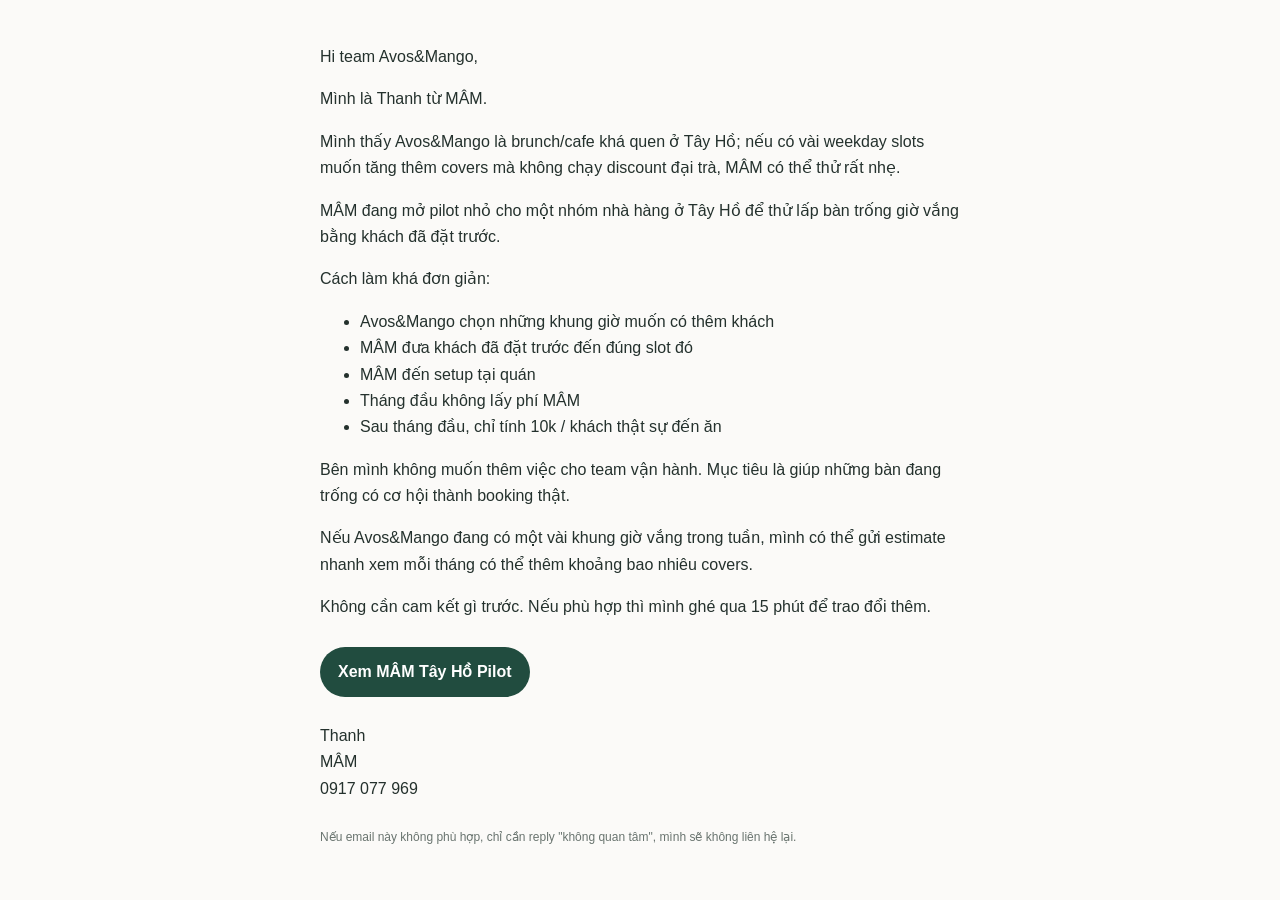
<file: outreach/output/zoho_drafts/avos_and_mango.html>
<!DOCTYPE html>
<html lang="vi">
<head>
  <meta charset="UTF-8">
  <meta name="viewport" content="width=device-width, initial-scale=1.0">
  <title>Avos&amp;Mango có muốn thử lấp bàn trống giờ vắng không?</title>
</head>
<body style="margin:0;padding:0;background:#fbfaf8;color:#24312d;font-family:-apple-system,BlinkMacSystemFont,'SF Pro Text','Helvetica Neue',Arial,sans-serif;line-height:1.65;">
  <div style="max-width:640px;margin:0 auto;padding:28px 20px;">
    <p>Hi team Avos&amp;Mango,</p>

    <p>Mình là Thanh từ MÂM.</p>

    <p>Mình thấy Avos&amp;Mango là brunch/cafe khá quen ở Tây Hồ; nếu có vài weekday slots muốn tăng thêm covers mà không chạy discount đại trà, MÂM có thể thử rất nhẹ.</p>

    <p>
      MÂM đang mở pilot nhỏ cho một nhóm nhà hàng ở Tây Hồ để thử lấp bàn trống giờ vắng
      bằng khách đã đặt trước.
    </p>

    <p>Cách làm khá đơn giản:</p>

    <ul>
      <li>Avos&amp;Mango chọn những khung giờ muốn có thêm khách</li>
      <li>MÂM đưa khách đã đặt trước đến đúng slot đó</li>
      <li>MÂM đến setup tại quán</li>
      <li>Tháng đầu không lấy phí MÂM</li>
      <li>Sau tháng đầu, chỉ tính 10k / khách thật sự đến ăn</li>
    </ul>

    <p>
      Bên mình không muốn thêm việc cho team vận hành. Mục tiêu là giúp những bàn đang trống
      có cơ hội thành booking thật.
    </p>

    <p>
      Nếu Avos&amp;Mango đang có một vài khung giờ vắng trong tuần, mình có thể gửi estimate nhanh
      xem mỗi tháng có thể thêm khoảng bao nhiêu covers.
    </p>

    <p>Không cần cam kết gì trước. Nếu phù hợp thì mình ghé qua 15 phút để trao đổi thêm.</p>

    <p style="margin:26px 0;">
      <a href="https://mamji.vn/?utm_source=email&amp;utm_medium=outreach&amp;utm_campaign=tay_ho_pilot&amp;utm_content=avos_and_mango" style="background:#214c3f;color:#ffffff;text-decoration:none;padding:12px 18px;border-radius:999px;display:inline-block;font-weight:700;">
        Xem MÂM Tây Hồ Pilot
      </a>
    </p>

    <p>
      Thanh<br>
      MÂM<br>
      0917 077 969
    </p>

    <p style="font-size:12px;color:#69746f;margin-top:26px;">
      Nếu email này không phù hợp, chỉ cần reply "không quan tâm", mình sẽ không liên hệ lại.
    </p>
  </div>
</body>
</html>
</file>
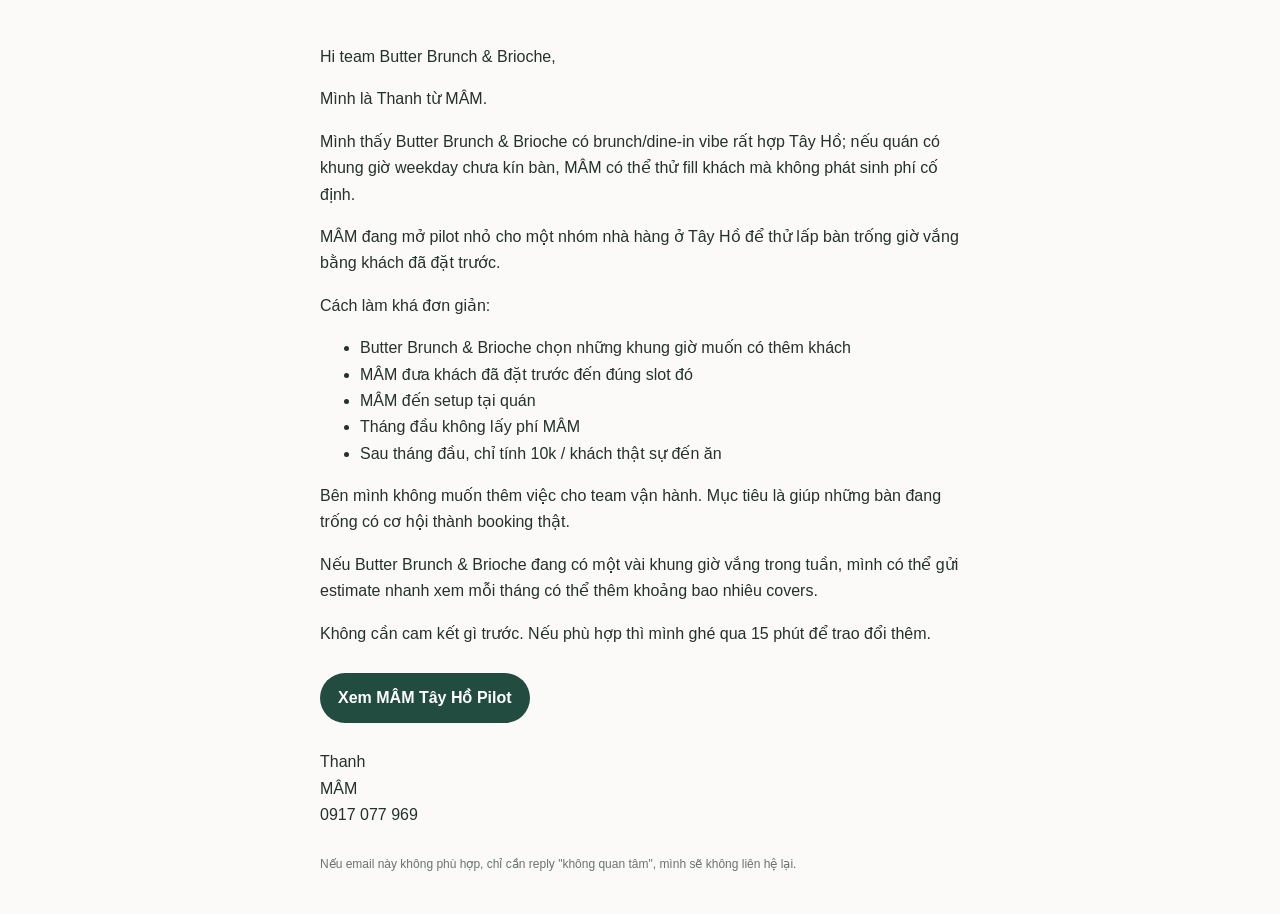
<file: outreach/output/zoho_drafts/butter_brunch_brioche.html>
<!DOCTYPE html>
<html lang="vi">
<head>
  <meta charset="UTF-8">
  <meta name="viewport" content="width=device-width, initial-scale=1.0">
  <title>Butter Brunch &amp; Brioche có muốn thử lấp bàn trống giờ vắng không?</title>
</head>
<body style="margin:0;padding:0;background:#fbfaf8;color:#24312d;font-family:-apple-system,BlinkMacSystemFont,'SF Pro Text','Helvetica Neue',Arial,sans-serif;line-height:1.65;">
  <div style="max-width:640px;margin:0 auto;padding:28px 20px;">
    <p>Hi team Butter Brunch &amp; Brioche,</p>

    <p>Mình là Thanh từ MÂM.</p>

    <p>Mình thấy Butter Brunch &amp; Brioche có brunch/dine-in vibe rất hợp Tây Hồ; nếu quán có khung giờ weekday chưa kín bàn, MÂM có thể thử fill khách mà không phát sinh phí cố định.</p>

    <p>
      MÂM đang mở pilot nhỏ cho một nhóm nhà hàng ở Tây Hồ để thử lấp bàn trống giờ vắng
      bằng khách đã đặt trước.
    </p>

    <p>Cách làm khá đơn giản:</p>

    <ul>
      <li>Butter Brunch &amp; Brioche chọn những khung giờ muốn có thêm khách</li>
      <li>MÂM đưa khách đã đặt trước đến đúng slot đó</li>
      <li>MÂM đến setup tại quán</li>
      <li>Tháng đầu không lấy phí MÂM</li>
      <li>Sau tháng đầu, chỉ tính 10k / khách thật sự đến ăn</li>
    </ul>

    <p>
      Bên mình không muốn thêm việc cho team vận hành. Mục tiêu là giúp những bàn đang trống
      có cơ hội thành booking thật.
    </p>

    <p>
      Nếu Butter Brunch &amp; Brioche đang có một vài khung giờ vắng trong tuần, mình có thể gửi estimate nhanh
      xem mỗi tháng có thể thêm khoảng bao nhiêu covers.
    </p>

    <p>Không cần cam kết gì trước. Nếu phù hợp thì mình ghé qua 15 phút để trao đổi thêm.</p>

    <p style="margin:26px 0;">
      <a href="https://mamji.vn/?utm_source=email&amp;utm_medium=outreach&amp;utm_campaign=tay_ho_pilot&amp;utm_content=butter_brunch_brioche" style="background:#214c3f;color:#ffffff;text-decoration:none;padding:12px 18px;border-radius:999px;display:inline-block;font-weight:700;">
        Xem MÂM Tây Hồ Pilot
      </a>
    </p>

    <p>
      Thanh<br>
      MÂM<br>
      0917 077 969
    </p>

    <p style="font-size:12px;color:#69746f;margin-top:26px;">
      Nếu email này không phù hợp, chỉ cần reply "không quan tâm", mình sẽ không liên hệ lại.
    </p>
  </div>
</body>
</html>
</file>
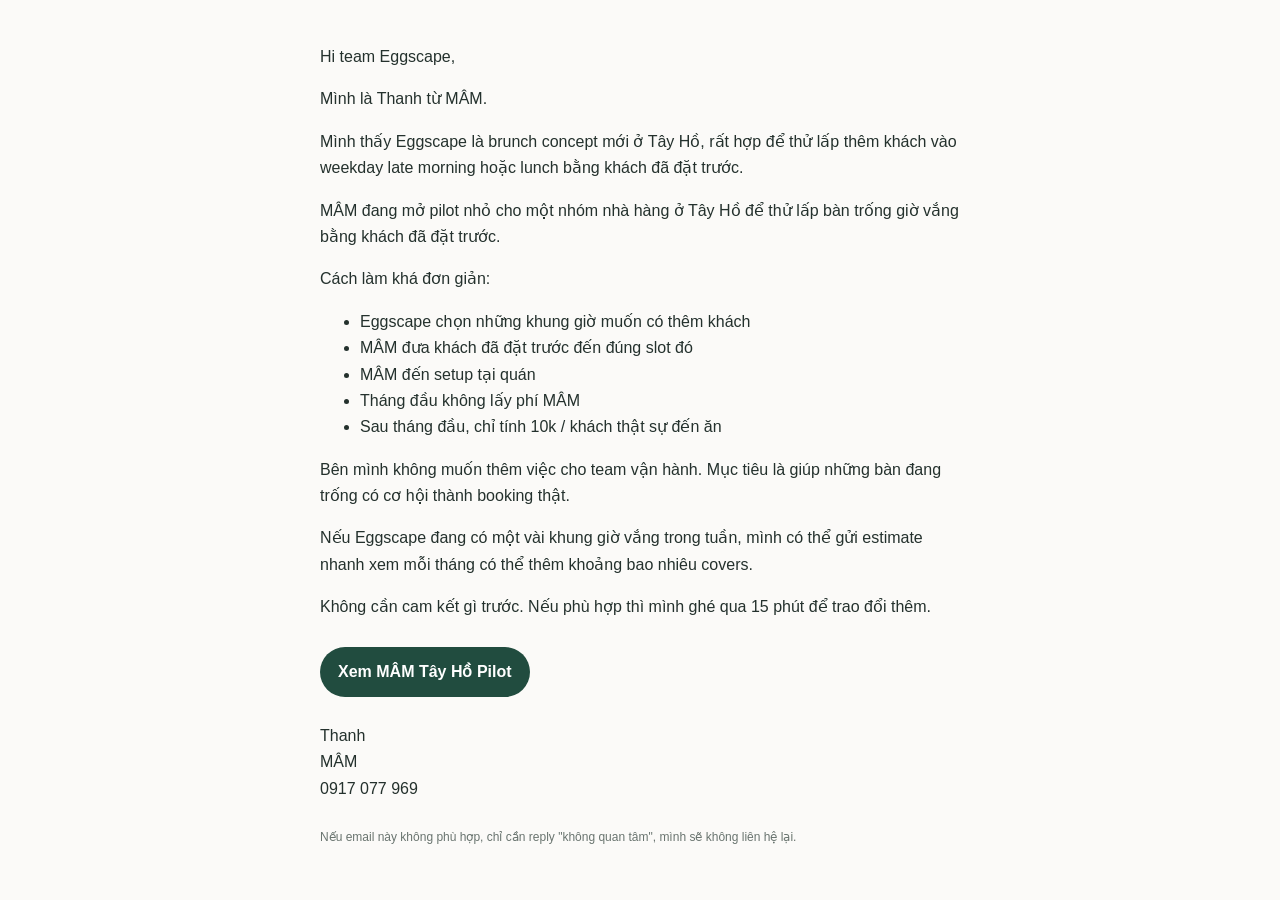
<file: outreach/output/zoho_drafts/eggscape.html>
<!DOCTYPE html>
<html lang="vi">
<head>
  <meta charset="UTF-8">
  <meta name="viewport" content="width=device-width, initial-scale=1.0">
  <title>Eggscape có muốn thử lấp bàn trống giờ vắng không?</title>
</head>
<body style="margin:0;padding:0;background:#fbfaf8;color:#24312d;font-family:-apple-system,BlinkMacSystemFont,'SF Pro Text','Helvetica Neue',Arial,sans-serif;line-height:1.65;">
  <div style="max-width:640px;margin:0 auto;padding:28px 20px;">
    <p>Hi team Eggscape,</p>

    <p>Mình là Thanh từ MÂM.</p>

    <p>Mình thấy Eggscape là brunch concept mới ở Tây Hồ, rất hợp để thử lấp thêm khách vào weekday late morning hoặc lunch bằng khách đã đặt trước.</p>

    <p>
      MÂM đang mở pilot nhỏ cho một nhóm nhà hàng ở Tây Hồ để thử lấp bàn trống giờ vắng
      bằng khách đã đặt trước.
    </p>

    <p>Cách làm khá đơn giản:</p>

    <ul>
      <li>Eggscape chọn những khung giờ muốn có thêm khách</li>
      <li>MÂM đưa khách đã đặt trước đến đúng slot đó</li>
      <li>MÂM đến setup tại quán</li>
      <li>Tháng đầu không lấy phí MÂM</li>
      <li>Sau tháng đầu, chỉ tính 10k / khách thật sự đến ăn</li>
    </ul>

    <p>
      Bên mình không muốn thêm việc cho team vận hành. Mục tiêu là giúp những bàn đang trống
      có cơ hội thành booking thật.
    </p>

    <p>
      Nếu Eggscape đang có một vài khung giờ vắng trong tuần, mình có thể gửi estimate nhanh
      xem mỗi tháng có thể thêm khoảng bao nhiêu covers.
    </p>

    <p>Không cần cam kết gì trước. Nếu phù hợp thì mình ghé qua 15 phút để trao đổi thêm.</p>

    <p style="margin:26px 0;">
      <a href="https://mamji.vn/?utm_source=email&amp;utm_medium=outreach&amp;utm_campaign=tay_ho_pilot&amp;utm_content=eggscape" style="background:#214c3f;color:#ffffff;text-decoration:none;padding:12px 18px;border-radius:999px;display:inline-block;font-weight:700;">
        Xem MÂM Tây Hồ Pilot
      </a>
    </p>

    <p>
      Thanh<br>
      MÂM<br>
      0917 077 969
    </p>

    <p style="font-size:12px;color:#69746f;margin-top:26px;">
      Nếu email này không phù hợp, chỉ cần reply "không quan tâm", mình sẽ không liên hệ lại.
    </p>
  </div>
</body>
</html>
</file>
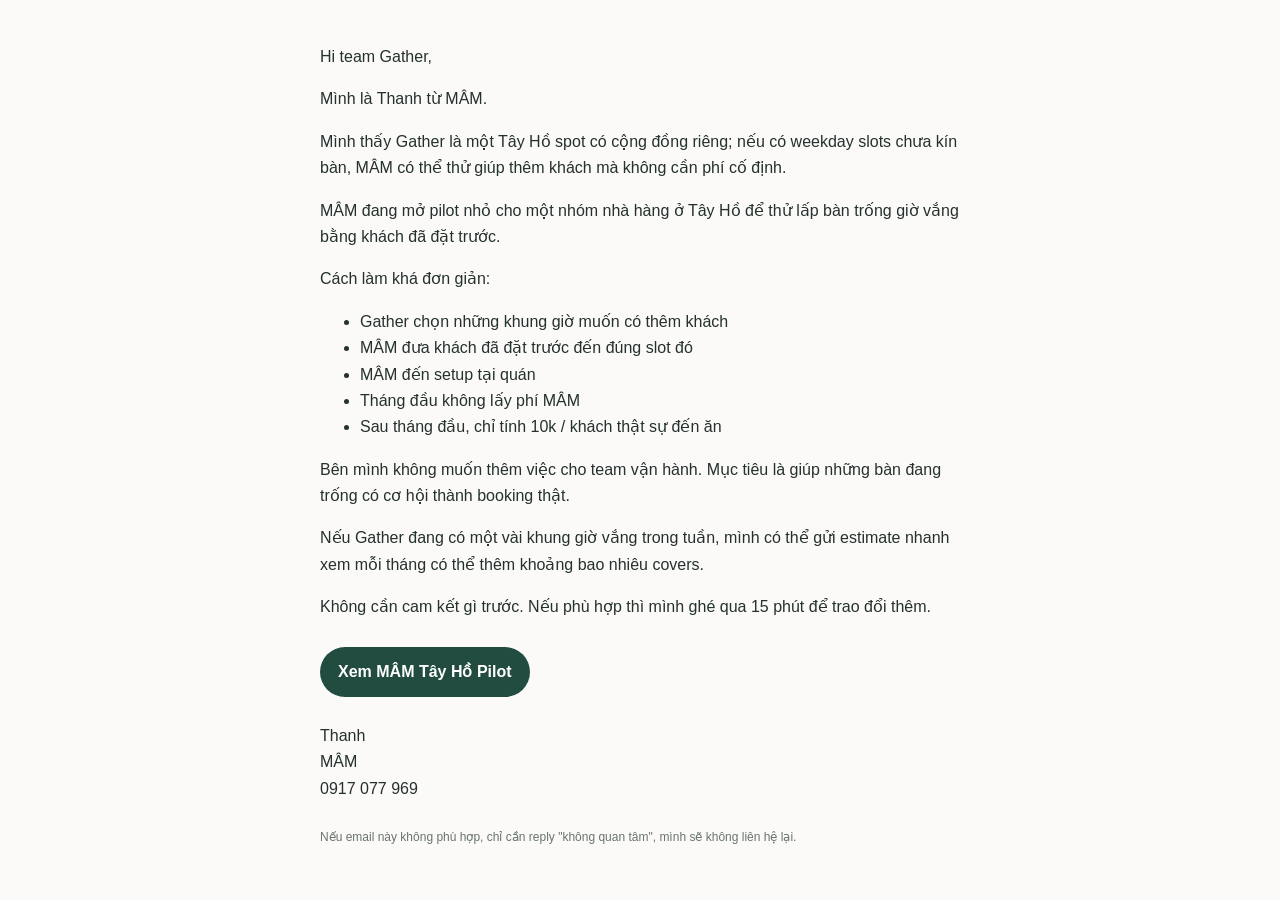
<file: outreach/output/zoho_drafts/gather.html>
<!DOCTYPE html>
<html lang="vi">
<head>
  <meta charset="UTF-8">
  <meta name="viewport" content="width=device-width, initial-scale=1.0">
  <title>Gather có muốn thử lấp bàn trống giờ vắng không?</title>
</head>
<body style="margin:0;padding:0;background:#fbfaf8;color:#24312d;font-family:-apple-system,BlinkMacSystemFont,'SF Pro Text','Helvetica Neue',Arial,sans-serif;line-height:1.65;">
  <div style="max-width:640px;margin:0 auto;padding:28px 20px;">
    <p>Hi team Gather,</p>

    <p>Mình là Thanh từ MÂM.</p>

    <p>Mình thấy Gather là một Tây Hồ spot có cộng đồng riêng; nếu có weekday slots chưa kín bàn, MÂM có thể thử giúp thêm khách mà không cần phí cố định.</p>

    <p>
      MÂM đang mở pilot nhỏ cho một nhóm nhà hàng ở Tây Hồ để thử lấp bàn trống giờ vắng
      bằng khách đã đặt trước.
    </p>

    <p>Cách làm khá đơn giản:</p>

    <ul>
      <li>Gather chọn những khung giờ muốn có thêm khách</li>
      <li>MÂM đưa khách đã đặt trước đến đúng slot đó</li>
      <li>MÂM đến setup tại quán</li>
      <li>Tháng đầu không lấy phí MÂM</li>
      <li>Sau tháng đầu, chỉ tính 10k / khách thật sự đến ăn</li>
    </ul>

    <p>
      Bên mình không muốn thêm việc cho team vận hành. Mục tiêu là giúp những bàn đang trống
      có cơ hội thành booking thật.
    </p>

    <p>
      Nếu Gather đang có một vài khung giờ vắng trong tuần, mình có thể gửi estimate nhanh
      xem mỗi tháng có thể thêm khoảng bao nhiêu covers.
    </p>

    <p>Không cần cam kết gì trước. Nếu phù hợp thì mình ghé qua 15 phút để trao đổi thêm.</p>

    <p style="margin:26px 0;">
      <a href="https://mamji.vn/?utm_source=email&amp;utm_medium=outreach&amp;utm_campaign=tay_ho_pilot&amp;utm_content=gather" style="background:#214c3f;color:#ffffff;text-decoration:none;padding:12px 18px;border-radius:999px;display:inline-block;font-weight:700;">
        Xem MÂM Tây Hồ Pilot
      </a>
    </p>

    <p>
      Thanh<br>
      MÂM<br>
      0917 077 969
    </p>

    <p style="font-size:12px;color:#69746f;margin-top:26px;">
      Nếu email này không phù hợp, chỉ cần reply "không quan tâm", mình sẽ không liên hệ lại.
    </p>
  </div>
</body>
</html>
</file>
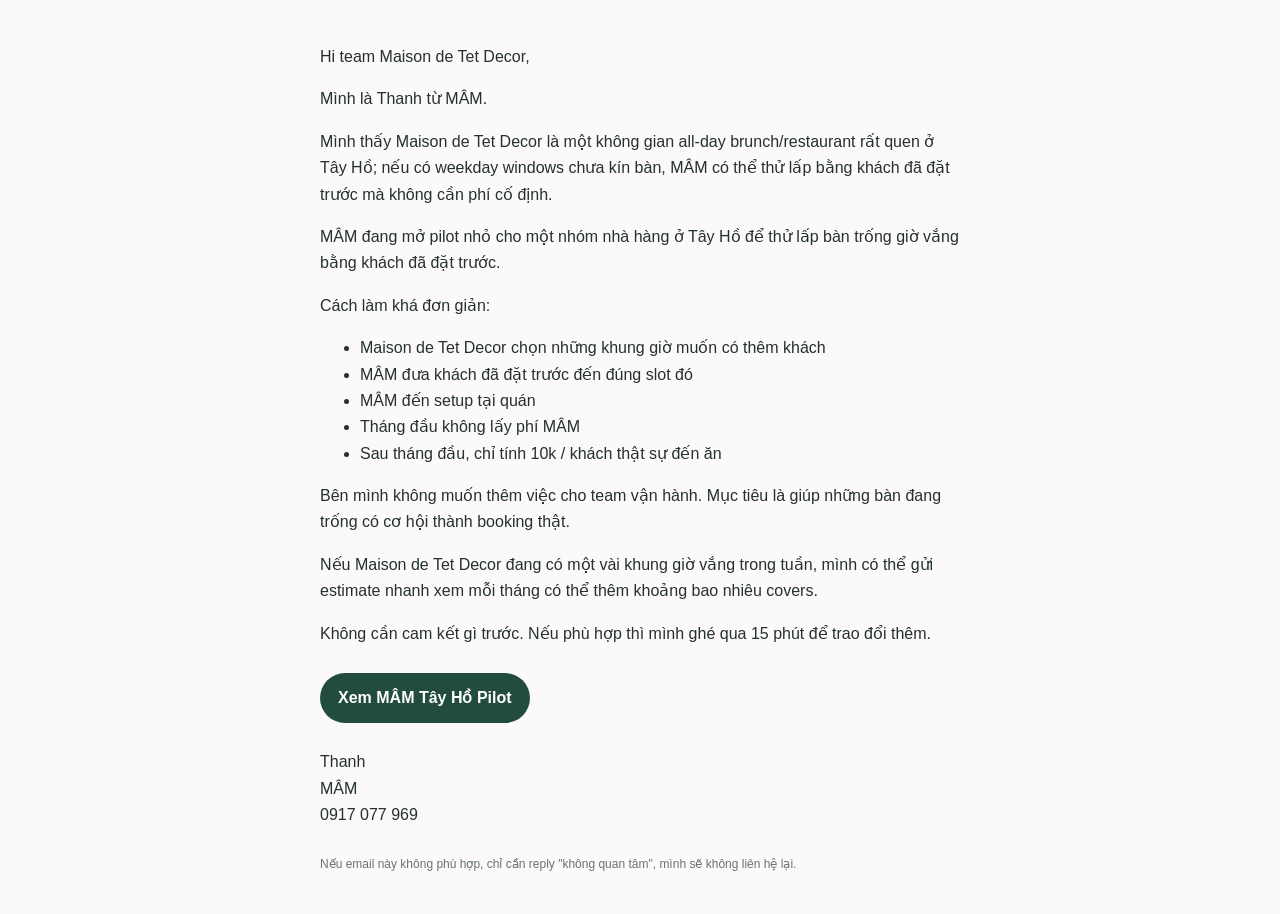
<file: outreach/output/zoho_drafts/maison_de_tet_decor.html>
<!DOCTYPE html>
<html lang="vi">
<head>
  <meta charset="UTF-8">
  <meta name="viewport" content="width=device-width, initial-scale=1.0">
  <title>Maison de Tet Decor có muốn thử lấp bàn trống giờ vắng không?</title>
</head>
<body style="margin:0;padding:0;background:#fbfaf8;color:#24312d;font-family:-apple-system,BlinkMacSystemFont,'SF Pro Text','Helvetica Neue',Arial,sans-serif;line-height:1.65;">
  <div style="max-width:640px;margin:0 auto;padding:28px 20px;">
    <p>Hi team Maison de Tet Decor,</p>

    <p>Mình là Thanh từ MÂM.</p>

    <p>Mình thấy Maison de Tet Decor là một không gian all-day brunch/restaurant rất quen ở Tây Hồ; nếu có weekday windows chưa kín bàn, MÂM có thể thử lấp bằng khách đã đặt trước mà không cần phí cố định.</p>

    <p>
      MÂM đang mở pilot nhỏ cho một nhóm nhà hàng ở Tây Hồ để thử lấp bàn trống giờ vắng
      bằng khách đã đặt trước.
    </p>

    <p>Cách làm khá đơn giản:</p>

    <ul>
      <li>Maison de Tet Decor chọn những khung giờ muốn có thêm khách</li>
      <li>MÂM đưa khách đã đặt trước đến đúng slot đó</li>
      <li>MÂM đến setup tại quán</li>
      <li>Tháng đầu không lấy phí MÂM</li>
      <li>Sau tháng đầu, chỉ tính 10k / khách thật sự đến ăn</li>
    </ul>

    <p>
      Bên mình không muốn thêm việc cho team vận hành. Mục tiêu là giúp những bàn đang trống
      có cơ hội thành booking thật.
    </p>

    <p>
      Nếu Maison de Tet Decor đang có một vài khung giờ vắng trong tuần, mình có thể gửi estimate nhanh
      xem mỗi tháng có thể thêm khoảng bao nhiêu covers.
    </p>

    <p>Không cần cam kết gì trước. Nếu phù hợp thì mình ghé qua 15 phút để trao đổi thêm.</p>

    <p style="margin:26px 0;">
      <a href="https://mamji.vn/?utm_source=email&amp;utm_medium=outreach&amp;utm_campaign=tay_ho_pilot&amp;utm_content=maison_de_tet_decor" style="background:#214c3f;color:#ffffff;text-decoration:none;padding:12px 18px;border-radius:999px;display:inline-block;font-weight:700;">
        Xem MÂM Tây Hồ Pilot
      </a>
    </p>

    <p>
      Thanh<br>
      MÂM<br>
      0917 077 969
    </p>

    <p style="font-size:12px;color:#69746f;margin-top:26px;">
      Nếu email này không phù hợp, chỉ cần reply "không quan tâm", mình sẽ không liên hệ lại.
    </p>
  </div>
</body>
</html>
</file>
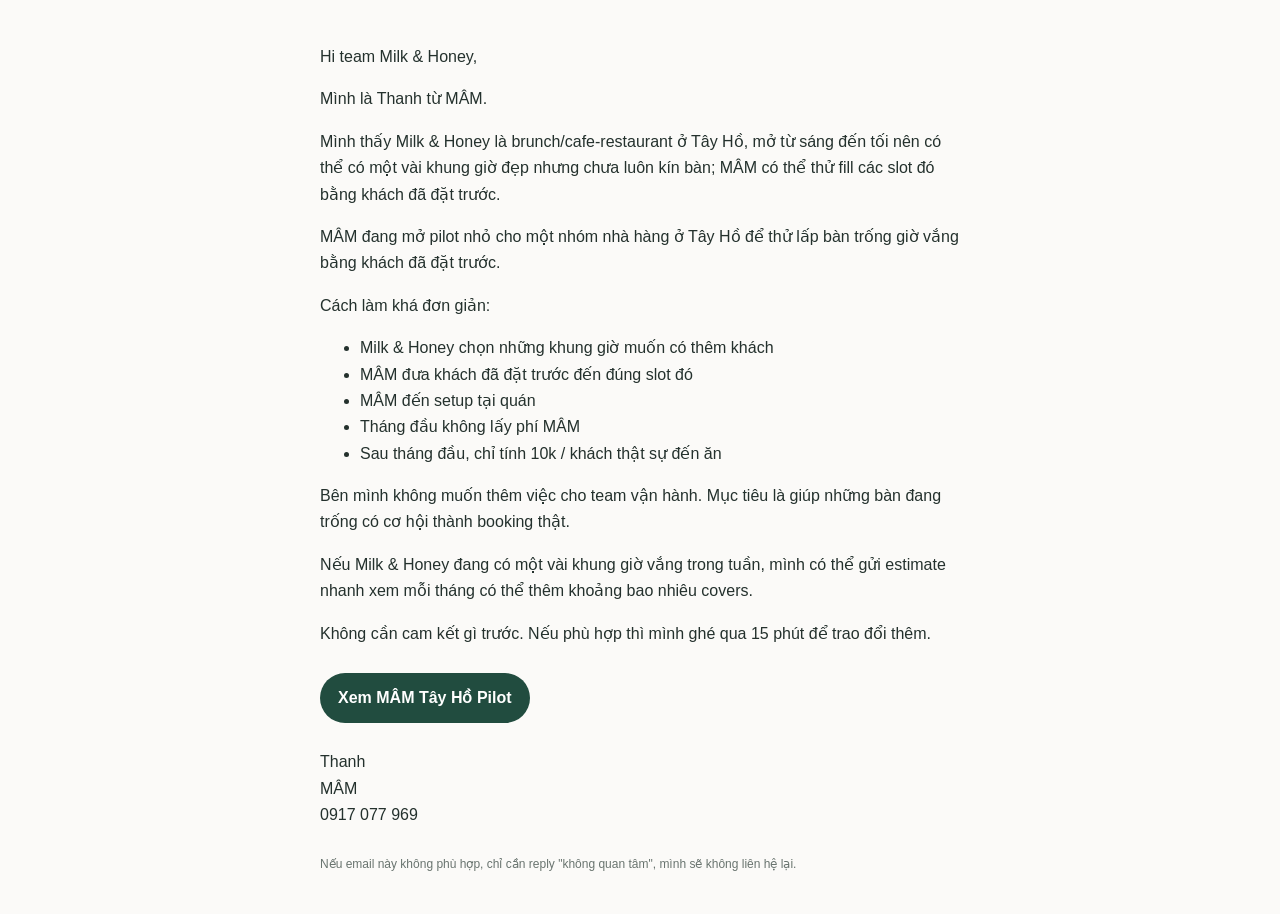
<file: outreach/output/zoho_drafts/milk_and_honey.html>
<!DOCTYPE html>
<html lang="vi">
<head>
  <meta charset="UTF-8">
  <meta name="viewport" content="width=device-width, initial-scale=1.0">
  <title>Milk &amp; Honey có muốn thử lấp bàn trống giờ vắng không?</title>
</head>
<body style="margin:0;padding:0;background:#fbfaf8;color:#24312d;font-family:-apple-system,BlinkMacSystemFont,'SF Pro Text','Helvetica Neue',Arial,sans-serif;line-height:1.65;">
  <div style="max-width:640px;margin:0 auto;padding:28px 20px;">
    <p>Hi team Milk &amp; Honey,</p>

    <p>Mình là Thanh từ MÂM.</p>

    <p>Mình thấy Milk &amp; Honey là brunch/cafe-restaurant ở Tây Hồ, mở từ sáng đến tối nên có thể có một vài khung giờ đẹp nhưng chưa luôn kín bàn; MÂM có thể thử fill các slot đó bằng khách đã đặt trước.</p>

    <p>
      MÂM đang mở pilot nhỏ cho một nhóm nhà hàng ở Tây Hồ để thử lấp bàn trống giờ vắng
      bằng khách đã đặt trước.
    </p>

    <p>Cách làm khá đơn giản:</p>

    <ul>
      <li>Milk &amp; Honey chọn những khung giờ muốn có thêm khách</li>
      <li>MÂM đưa khách đã đặt trước đến đúng slot đó</li>
      <li>MÂM đến setup tại quán</li>
      <li>Tháng đầu không lấy phí MÂM</li>
      <li>Sau tháng đầu, chỉ tính 10k / khách thật sự đến ăn</li>
    </ul>

    <p>
      Bên mình không muốn thêm việc cho team vận hành. Mục tiêu là giúp những bàn đang trống
      có cơ hội thành booking thật.
    </p>

    <p>
      Nếu Milk &amp; Honey đang có một vài khung giờ vắng trong tuần, mình có thể gửi estimate nhanh
      xem mỗi tháng có thể thêm khoảng bao nhiêu covers.
    </p>

    <p>Không cần cam kết gì trước. Nếu phù hợp thì mình ghé qua 15 phút để trao đổi thêm.</p>

    <p style="margin:26px 0;">
      <a href="https://mamji.vn/?utm_source=email&amp;utm_medium=outreach&amp;utm_campaign=tay_ho_pilot&amp;utm_content=milk_and_honey" style="background:#214c3f;color:#ffffff;text-decoration:none;padding:12px 18px;border-radius:999px;display:inline-block;font-weight:700;">
        Xem MÂM Tây Hồ Pilot
      </a>
    </p>

    <p>
      Thanh<br>
      MÂM<br>
      0917 077 969
    </p>

    <p style="font-size:12px;color:#69746f;margin-top:26px;">
      Nếu email này không phù hợp, chỉ cần reply "không quan tâm", mình sẽ không liên hệ lại.
    </p>
  </div>
</body>
</html>
</file>
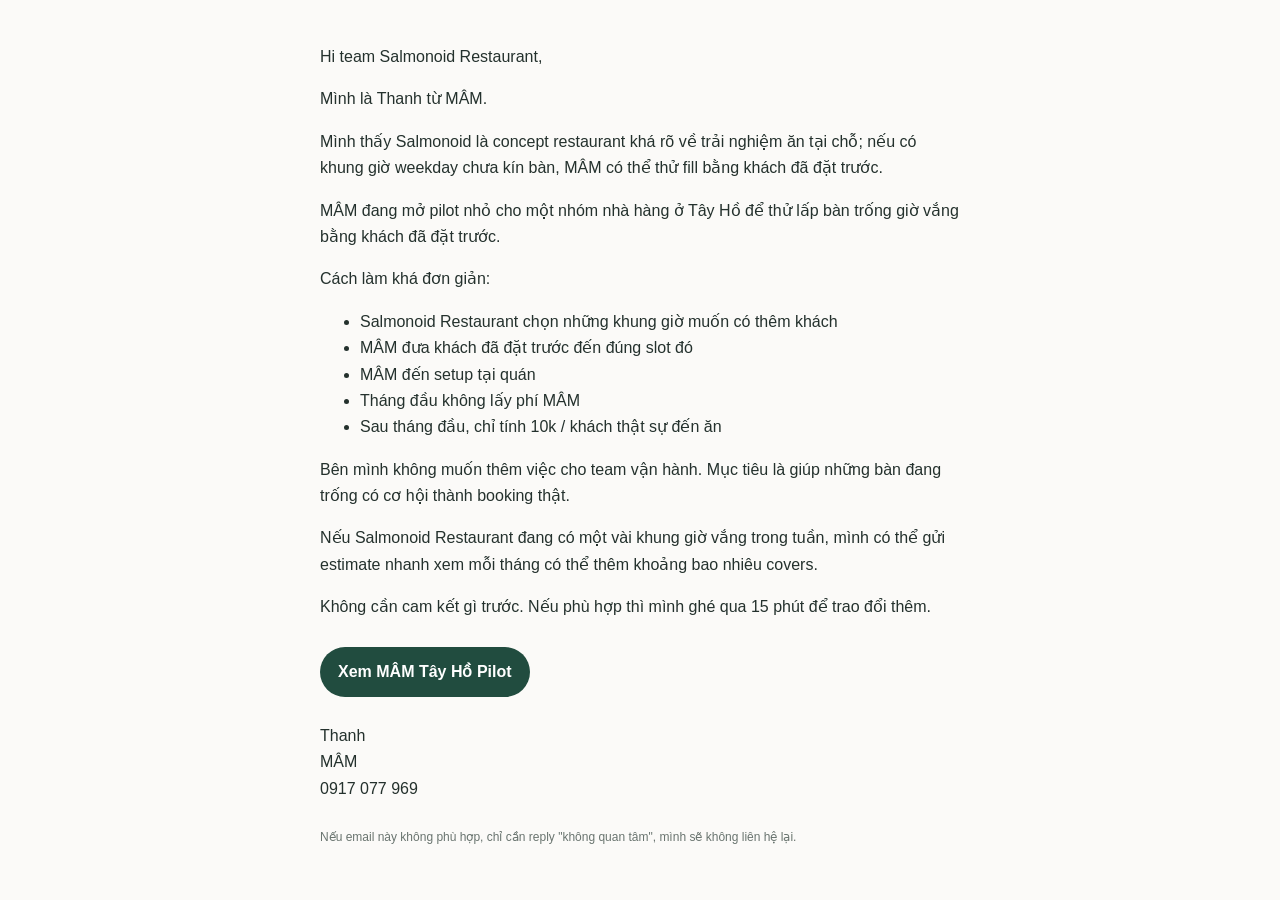
<file: outreach/output/zoho_drafts/salmonoid.html>
<!DOCTYPE html>
<html lang="vi">
<head>
  <meta charset="UTF-8">
  <meta name="viewport" content="width=device-width, initial-scale=1.0">
  <title>Salmonoid Restaurant có muốn thử lấp bàn trống giờ vắng không?</title>
</head>
<body style="margin:0;padding:0;background:#fbfaf8;color:#24312d;font-family:-apple-system,BlinkMacSystemFont,'SF Pro Text','Helvetica Neue',Arial,sans-serif;line-height:1.65;">
  <div style="max-width:640px;margin:0 auto;padding:28px 20px;">
    <p>Hi team Salmonoid Restaurant,</p>

    <p>Mình là Thanh từ MÂM.</p>

    <p>Mình thấy Salmonoid là concept restaurant khá rõ về trải nghiệm ăn tại chỗ; nếu có khung giờ weekday chưa kín bàn, MÂM có thể thử fill bằng khách đã đặt trước.</p>

    <p>
      MÂM đang mở pilot nhỏ cho một nhóm nhà hàng ở Tây Hồ để thử lấp bàn trống giờ vắng
      bằng khách đã đặt trước.
    </p>

    <p>Cách làm khá đơn giản:</p>

    <ul>
      <li>Salmonoid Restaurant chọn những khung giờ muốn có thêm khách</li>
      <li>MÂM đưa khách đã đặt trước đến đúng slot đó</li>
      <li>MÂM đến setup tại quán</li>
      <li>Tháng đầu không lấy phí MÂM</li>
      <li>Sau tháng đầu, chỉ tính 10k / khách thật sự đến ăn</li>
    </ul>

    <p>
      Bên mình không muốn thêm việc cho team vận hành. Mục tiêu là giúp những bàn đang trống
      có cơ hội thành booking thật.
    </p>

    <p>
      Nếu Salmonoid Restaurant đang có một vài khung giờ vắng trong tuần, mình có thể gửi estimate nhanh
      xem mỗi tháng có thể thêm khoảng bao nhiêu covers.
    </p>

    <p>Không cần cam kết gì trước. Nếu phù hợp thì mình ghé qua 15 phút để trao đổi thêm.</p>

    <p style="margin:26px 0;">
      <a href="https://mamji.vn/?utm_source=email&amp;utm_medium=outreach&amp;utm_campaign=tay_ho_pilot&amp;utm_content=salmonoid" style="background:#214c3f;color:#ffffff;text-decoration:none;padding:12px 18px;border-radius:999px;display:inline-block;font-weight:700;">
        Xem MÂM Tây Hồ Pilot
      </a>
    </p>

    <p>
      Thanh<br>
      MÂM<br>
      0917 077 969
    </p>

    <p style="font-size:12px;color:#69746f;margin-top:26px;">
      Nếu email này không phù hợp, chỉ cần reply "không quan tâm", mình sẽ không liên hệ lại.
    </p>
  </div>
</body>
</html>
</file>
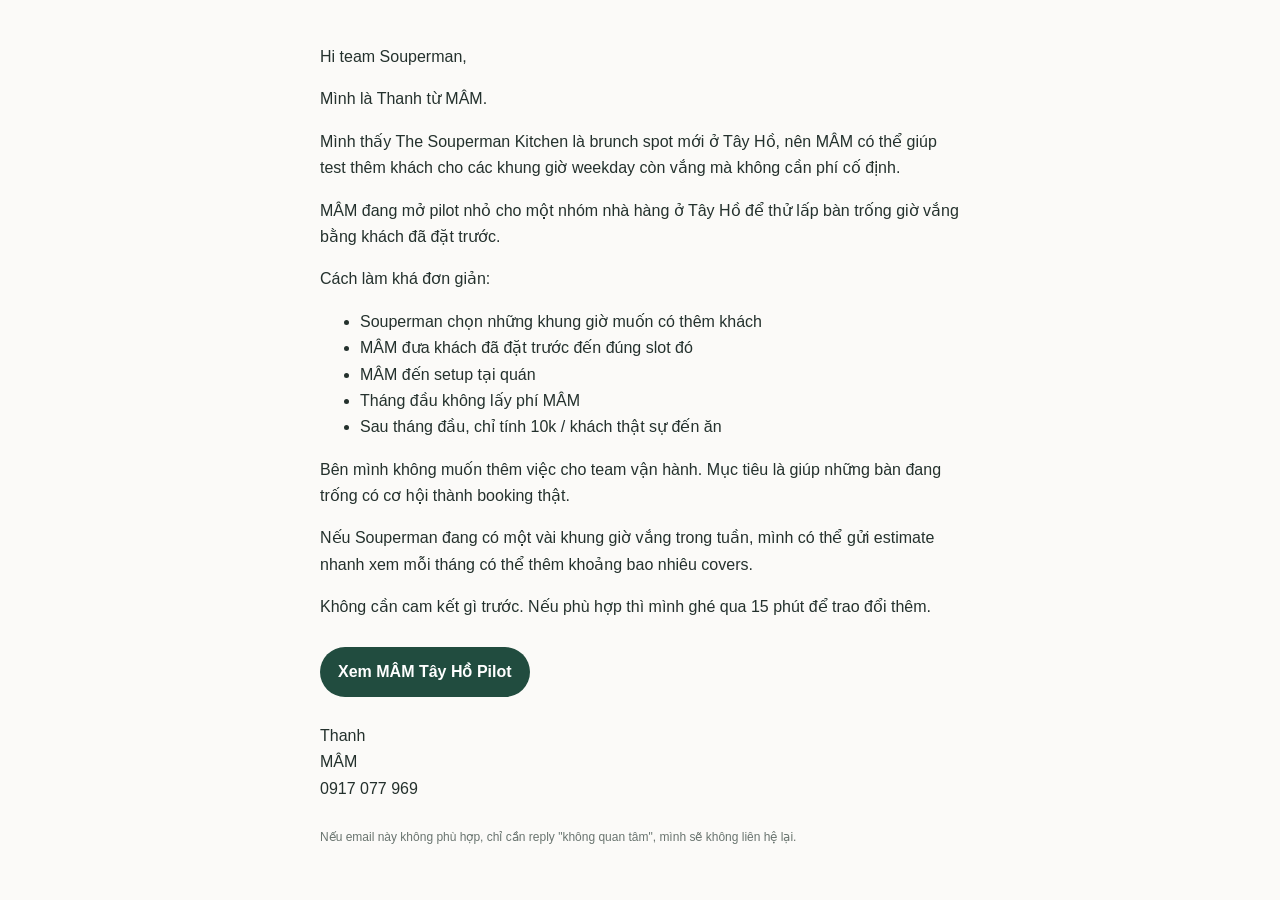
<file: outreach/output/zoho_drafts/souperman.html>
<!DOCTYPE html>
<html lang="vi">
<head>
  <meta charset="UTF-8">
  <meta name="viewport" content="width=device-width, initial-scale=1.0">
  <title>Souperman có muốn thử lấp bàn trống giờ vắng không?</title>
</head>
<body style="margin:0;padding:0;background:#fbfaf8;color:#24312d;font-family:-apple-system,BlinkMacSystemFont,'SF Pro Text','Helvetica Neue',Arial,sans-serif;line-height:1.65;">
  <div style="max-width:640px;margin:0 auto;padding:28px 20px;">
    <p>Hi team Souperman,</p>

    <p>Mình là Thanh từ MÂM.</p>

    <p>Mình thấy The Souperman Kitchen là brunch spot mới ở Tây Hồ, nên MÂM có thể giúp test thêm khách cho các khung giờ weekday còn vắng mà không cần phí cố định.</p>

    <p>
      MÂM đang mở pilot nhỏ cho một nhóm nhà hàng ở Tây Hồ để thử lấp bàn trống giờ vắng
      bằng khách đã đặt trước.
    </p>

    <p>Cách làm khá đơn giản:</p>

    <ul>
      <li>Souperman chọn những khung giờ muốn có thêm khách</li>
      <li>MÂM đưa khách đã đặt trước đến đúng slot đó</li>
      <li>MÂM đến setup tại quán</li>
      <li>Tháng đầu không lấy phí MÂM</li>
      <li>Sau tháng đầu, chỉ tính 10k / khách thật sự đến ăn</li>
    </ul>

    <p>
      Bên mình không muốn thêm việc cho team vận hành. Mục tiêu là giúp những bàn đang trống
      có cơ hội thành booking thật.
    </p>

    <p>
      Nếu Souperman đang có một vài khung giờ vắng trong tuần, mình có thể gửi estimate nhanh
      xem mỗi tháng có thể thêm khoảng bao nhiêu covers.
    </p>

    <p>Không cần cam kết gì trước. Nếu phù hợp thì mình ghé qua 15 phút để trao đổi thêm.</p>

    <p style="margin:26px 0;">
      <a href="https://mamji.vn/?utm_source=email&amp;utm_medium=outreach&amp;utm_campaign=tay_ho_pilot&amp;utm_content=souperman" style="background:#214c3f;color:#ffffff;text-decoration:none;padding:12px 18px;border-radius:999px;display:inline-block;font-weight:700;">
        Xem MÂM Tây Hồ Pilot
      </a>
    </p>

    <p>
      Thanh<br>
      MÂM<br>
      0917 077 969
    </p>

    <p style="font-size:12px;color:#69746f;margin-top:26px;">
      Nếu email này không phù hợp, chỉ cần reply "không quan tâm", mình sẽ không liên hệ lại.
    </p>
  </div>
</body>
</html>
</file>
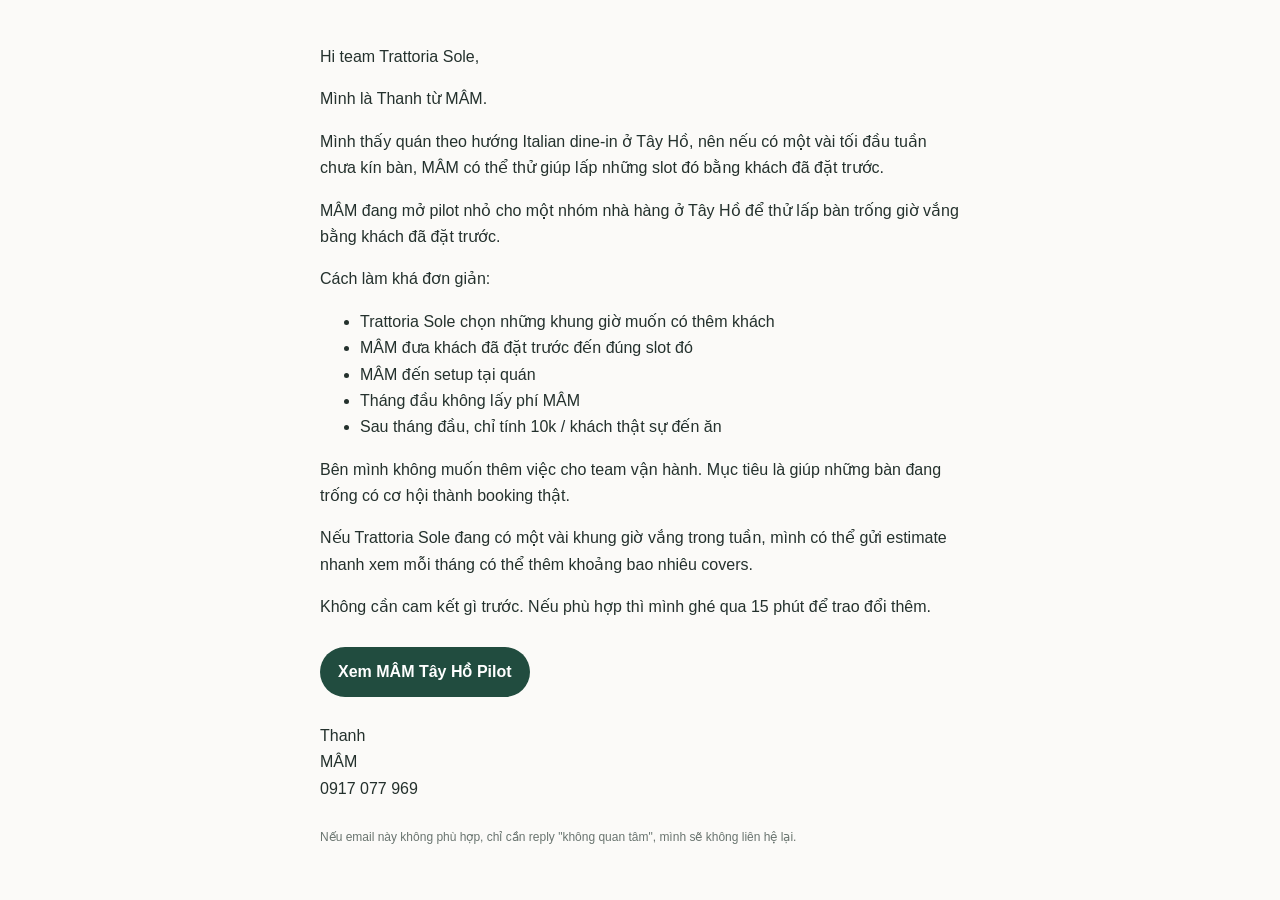
<file: outreach/output/zoho_drafts/trattoria_sole.html>
<!DOCTYPE html>
<html lang="vi">
<head>
  <meta charset="UTF-8">
  <meta name="viewport" content="width=device-width, initial-scale=1.0">
  <title>Trattoria Sole có muốn thử lấp bàn trống giờ vắng không?</title>
</head>
<body style="margin:0;padding:0;background:#fbfaf8;color:#24312d;font-family:-apple-system,BlinkMacSystemFont,'SF Pro Text','Helvetica Neue',Arial,sans-serif;line-height:1.65;">
  <div style="max-width:640px;margin:0 auto;padding:28px 20px;">
    <p>Hi team Trattoria Sole,</p>

    <p>Mình là Thanh từ MÂM.</p>

    <p>Mình thấy quán theo hướng Italian dine-in ở Tây Hồ, nên nếu có một vài tối đầu tuần chưa kín bàn, MÂM có thể thử giúp lấp những slot đó bằng khách đã đặt trước.</p>

    <p>
      MÂM đang mở pilot nhỏ cho một nhóm nhà hàng ở Tây Hồ để thử lấp bàn trống giờ vắng
      bằng khách đã đặt trước.
    </p>

    <p>Cách làm khá đơn giản:</p>

    <ul>
      <li>Trattoria Sole chọn những khung giờ muốn có thêm khách</li>
      <li>MÂM đưa khách đã đặt trước đến đúng slot đó</li>
      <li>MÂM đến setup tại quán</li>
      <li>Tháng đầu không lấy phí MÂM</li>
      <li>Sau tháng đầu, chỉ tính 10k / khách thật sự đến ăn</li>
    </ul>

    <p>
      Bên mình không muốn thêm việc cho team vận hành. Mục tiêu là giúp những bàn đang trống
      có cơ hội thành booking thật.
    </p>

    <p>
      Nếu Trattoria Sole đang có một vài khung giờ vắng trong tuần, mình có thể gửi estimate nhanh
      xem mỗi tháng có thể thêm khoảng bao nhiêu covers.
    </p>

    <p>Không cần cam kết gì trước. Nếu phù hợp thì mình ghé qua 15 phút để trao đổi thêm.</p>

    <p style="margin:26px 0;">
      <a href="https://mamji.vn/?utm_source=email&amp;utm_medium=outreach&amp;utm_campaign=tay_ho_pilot&amp;utm_content=trattoria_sole" style="background:#214c3f;color:#ffffff;text-decoration:none;padding:12px 18px;border-radius:999px;display:inline-block;font-weight:700;">
        Xem MÂM Tây Hồ Pilot
      </a>
    </p>

    <p>
      Thanh<br>
      MÂM<br>
      0917 077 969
    </p>

    <p style="font-size:12px;color:#69746f;margin-top:26px;">
      Nếu email này không phù hợp, chỉ cần reply "không quan tâm", mình sẽ không liên hệ lại.
    </p>
  </div>
</body>
</html>
</file>
<file: style.css>
*,
*::before,
*::after {
    box-sizing: border-box;
    margin: 0;
    padding: 0;
}

:root {
    --leaf: #214c3f;
    --leaf-2: #2f6b57;
    --mint: #e7f3ed;
    --rice: #fbf7ef;
    --linen: #fffdf8;
    --terracotta: #c7754d;
    --honey: #e8bd78;
    --ink: #24312d;
    --muted: #69746f;
    --soft: #f4efe5;
    --line: #e8dfd1;
    --white: #ffffff;
    --shadow: 0 20px 60px rgba(36, 49, 45, 0.12);
    --radius: 18px;
    --font-sans: -apple-system, BlinkMacSystemFont, "SF Pro Text", "SF Pro Display", "Segoe UI", "Helvetica Neue", Arial, sans-serif;
}

html {
    scroll-behavior: smooth;
}

body {
    font-family: var(--font-sans);
    background: var(--linen);
    color: var(--ink);
    font-size: 16px;
    line-height: 1.68;
    -webkit-font-smoothing: antialiased;
    text-rendering: optimizeLegibility;
}

a {
    color: inherit;
}

nav {
    position: sticky;
    top: 0;
    z-index: 20;
    height: 72px;
    padding: 0 clamp(20px, 5vw, 72px);
    display: flex;
    align-items: center;
    justify-content: space-between;
    background: rgba(255, 253, 248, 0.9);
    border-bottom: 1px solid rgba(232, 223, 209, 0.8);
    backdrop-filter: blur(14px);
}

.nav-logo {
    color: var(--leaf);
    font-size: 20px;
    font-weight: 800;
    letter-spacing: 0.08em;
    text-decoration: none;
}

.nav-links {
    display: flex;
    align-items: center;
    gap: 28px;
}

.nav-links a {
    color: var(--muted);
    font-size: 14px;
    font-weight: 600;
    text-decoration: none;
}

.nav-links a:hover {
    color: var(--leaf);
}

.nav-links .btn-nav,
.btn-nav {
    background: var(--leaf);
    border-radius: 999px;
    color: var(--white);
    padding: 11px 20px;
    box-shadow: 0 10px 24px rgba(33, 76, 63, 0.18);
}

main {
    overflow: hidden;
}

section,
.signal-strip {
    padding: 92px clamp(20px, 5vw, 72px);
}

.hero {
    min-height: calc(100vh - 72px);
    display: grid;
    grid-template-columns: minmax(0, 0.92fr) minmax(420px, 1.08fr);
    gap: clamp(36px, 6vw, 88px);
    align-items: center;
    background:
        linear-gradient(120deg, rgba(251, 247, 239, 0.98), rgba(231, 243, 237, 0.72)),
        radial-gradient(circle at 82% 12%, rgba(232, 189, 120, 0.32), transparent 34%);
}

.hero-copy {
    max-width: 620px;
}

.eyebrow {
    display: inline-flex;
    align-items: center;
    gap: 10px;
    color: var(--terracotta);
    font-size: 12px;
    font-weight: 800;
    letter-spacing: 0.1em;
    margin-bottom: 18px;
    text-transform: uppercase;
}

.eyebrow::before {
    background: currentColor;
    content: "";
    display: block;
    height: 2px;
    width: 28px;
}

h1,
h2 {
    color: var(--ink);
    font-weight: 780;
    letter-spacing: -0.035em;
    line-height: 1.02;
}

h1 {
    font-size: clamp(48px, 8vw, 92px);
    max-width: 760px;
}

h2 {
    font-size: clamp(34px, 5vw, 58px);
}

.hero-copy p,
.section-copy p,
.roi-copy p {
    color: var(--muted);
    font-size: clamp(17px, 2vw, 20px);
    line-height: 1.7;
    margin-top: 22px;
}

.hero-actions {
    display: flex;
    flex-wrap: wrap;
    gap: 14px;
    margin-top: 34px;
}

.btn-primary,
.btn-secondary {
    align-items: center;
    border-radius: 999px;
    display: inline-flex;
    font-size: 15px;
    font-weight: 750;
    justify-content: center;
    min-height: 52px;
    padding: 0 24px;
    text-decoration: none;
    transition: transform 0.18s ease, box-shadow 0.18s ease, background 0.18s ease;
}

.btn-primary {
    background: var(--leaf);
    color: var(--white);
    box-shadow: 0 16px 34px rgba(33, 76, 63, 0.24);
}

.btn-primary:hover,
.btn-secondary:hover {
    transform: translateY(-2px);
}

.btn-secondary {
    background: var(--white);
    border: 1px solid var(--line);
    color: var(--leaf);
}

.risk-row {
    display: flex;
    flex-wrap: wrap;
    gap: 10px;
    margin-top: 24px;
}

.risk-row span {
    background: rgba(255, 255, 255, 0.68);
    border: 1px solid var(--line);
    border-radius: 999px;
    color: var(--muted);
    font-size: 13px;
    font-weight: 700;
    padding: 8px 12px;
}

.hero-visual {
    position: relative;
}

.mock-browser {
    background: var(--white);
    border: 1px solid rgba(232, 223, 209, 0.9);
    border-radius: 28px;
    box-shadow: var(--shadow);
    padding: clamp(18px, 3vw, 28px);
    position: relative;
}

.mock-browser::before {
    background: var(--leaf);
    border-radius: 28px;
    content: "";
    inset: 32px -20px -24px 42px;
    opacity: 0.08;
    position: absolute;
    z-index: -1;
}

.browser-top {
    align-items: center;
    border-bottom: 1px solid var(--line);
    display: flex;
    gap: 8px;
    margin: -4px 0 22px;
    padding-bottom: 18px;
}

.browser-top span {
    border-radius: 50%;
    display: block;
    height: 10px;
    width: 10px;
}

.browser-top span:nth-child(1) {
    background: #f2a08a;
}

.browser-top span:nth-child(2) {
    background: #e8bd78;
}

.browser-top span:nth-child(3) {
    background: #78b894;
}

.browser-top strong {
    color: var(--muted);
    font-size: 13px;
    margin-left: auto;
}

.schedule-grid {
    display: grid;
    gap: 12px;
    grid-template-columns: repeat(4, minmax(0, 1fr));
}

.day {
    border: 1px solid var(--line);
    border-radius: 18px;
    display: grid;
    gap: 8px;
    min-height: 150px;
    padding: 16px;
}

.day span,
.day small {
    color: var(--muted);
    font-size: 12px;
    font-weight: 700;
}

.day strong {
    font-size: 22px;
}

.day em {
    align-self: end;
    border-radius: 999px;
    font-size: 12px;
    font-style: normal;
    font-weight: 800;
    padding: 8px 10px;
    text-align: center;
}

.day.muted {
    background: #f6f1e8;
}

.day.muted em {
    background: #ebe2d4;
    color: #8b8172;
}

.day.active {
    background: var(--mint);
    border-color: rgba(47, 107, 87, 0.24);
}

.day.active em {
    background: var(--leaf);
    color: var(--white);
}

.day.active small {
    color: var(--leaf);
}

.booking-card,
.revenue-bar {
    align-items: center;
    border-radius: 18px;
    display: flex;
    justify-content: space-between;
    margin-top: 16px;
    padding: 16px;
}

.booking-card {
    background: var(--ink);
    color: var(--white);
}

.booking-card span,
.revenue-bar span {
    display: block;
    font-size: 12px;
    opacity: 0.68;
}

.booking-card strong {
    display: block;
    font-size: 17px;
    margin-top: 3px;
}

.booking-card button {
    background: var(--honey);
    border: 0;
    border-radius: 999px;
    color: #442d16;
    font-weight: 800;
    padding: 10px 14px;
}

.revenue-bar {
    background: #f7ead6;
}

.revenue-bar strong {
    color: var(--terracotta);
    font-size: 24px;
}

.signal-strip {
    background: #17362d;
    display: grid;
    gap: 16px;
    grid-template-columns: repeat(3, 1fr);
    padding-top: 28px;
    padding-bottom: 28px;
}

.signal-card {
    background: rgba(255, 255, 255, 0.06);
    border: 1px solid rgba(255, 255, 255, 0.08);
    border-radius: 18px;
    min-height: 176px;
    padding: 26px;
    position: relative;
}

.signal-card::after {
    background: rgba(232, 189, 120, 0.36);
    content: "";
    height: 2px;
    position: absolute;
    right: -17px;
    top: 50%;
    width: 18px;
}

.signal-card:last-child::after {
    display: none;
}

.signal-step {
    align-items: center;
    background: var(--honey);
    border-radius: 999px;
    color: #3d2a16;
    display: inline-flex;
    font-size: 12px;
    font-weight: 850;
    height: 32px;
    justify-content: center;
    margin-bottom: 18px;
    width: 44px;
}

.signal-strip strong {
    color: var(--white);
    display: block;
    font-size: 24px;
    letter-spacing: -0.02em;
    line-height: 1.15;
    margin-bottom: 10px;
}

.signal-strip p {
    color: rgba(255, 255, 255, 0.72);
    font-size: 15px;
    line-height: 1.62;
}

.problem-section,
.proof-section {
    align-items: center;
    display: grid;
    gap: clamp(32px, 6vw, 82px);
    grid-template-columns: minmax(0, 0.84fr) minmax(420px, 1.16fr);
}

.section-copy {
    max-width: 680px;
}

.section-copy.center,
.roi-copy {
    margin: 0 auto 42px;
    max-width: 760px;
    text-align: center;
}

.section-copy.center .eyebrow,
.roi-copy .eyebrow {
    justify-content: center;
}

.before-after {
    display: grid;
    gap: 18px;
    grid-template-columns: repeat(2, 1fr);
}

.capacity-panel {
    background: var(--white);
    border: 1px solid var(--line);
    border-radius: 24px;
    padding: 22px;
}

.panel-head {
    align-items: flex-start;
    display: flex;
    justify-content: space-between;
    gap: 18px;
    margin-bottom: 18px;
}

.panel-head span {
    color: var(--muted);
    display: block;
    font-size: 13px;
    font-weight: 800;
    text-transform: uppercase;
}

.panel-head strong {
    color: var(--ink);
    font-size: 16px;
    white-space: nowrap;
}

.mam-panel {
    background: var(--leaf);
    color: var(--white);
}

.mam-panel .panel-head span,
.mam-panel .panel-head strong {
    color: rgba(255, 255, 255, 0.66);
}

.shift-list {
    display: grid;
    gap: 10px;
}

.shift-row {
    align-items: center;
    background: #f8f4ed;
    border: 1px solid #eee5d8;
    border-radius: 16px;
    display: grid;
    gap: 12px;
    grid-template-columns: 58px minmax(70px, 1fr) auto;
    min-height: 62px;
    padding: 12px 14px;
}

.shift-row span {
    color: var(--muted);
    font-size: 13px;
    font-weight: 800;
}

.shift-row strong {
    color: var(--ink);
    font-size: 17px;
}

.shift-row em {
    border-radius: 999px;
    font-size: 12px;
    font-style: normal;
    font-weight: 850;
    padding: 8px 10px;
    text-align: center;
}

.shift-row.filled em {
    background: var(--mint);
    color: var(--leaf);
}

.shift-row.empty {
    background: #f1e8dc;
}

.shift-row.empty em {
    background: #ded1bf;
    color: #7a6f61;
}

.mam-panel .shift-row {
    background: rgba(255, 255, 255, 0.1);
    border-color: rgba(255, 255, 255, 0.12);
}

.mam-panel .shift-row span,
.mam-panel .shift-row strong {
    color: var(--white);
}

.shift-row.booked {
    background: rgba(232, 189, 120, 0.22);
}

.shift-row.booked em {
    background: var(--honey);
    color: #3d2a16;
}

.panel-total {
    align-items: center;
    background: #f7ead6;
    border-radius: 18px;
    display: flex;
    justify-content: space-between;
    margin-top: 14px;
    padding: 16px;
}

.panel-total span {
    color: var(--muted);
    font-size: 13px;
    font-weight: 750;
}

.panel-total strong {
    color: var(--terracotta);
    font-size: 32px;
    letter-spacing: -0.04em;
}

.muted-total {
    background: #f1e8dc;
}

.muted-total strong {
    color: #7a6f61;
}

.mam-panel .panel-total {
    background: rgba(255, 255, 255, 0.12);
}

.mam-panel .panel-total span {
    color: rgba(255, 255, 255, 0.68);
}

.mam-panel .panel-total strong {
    color: var(--honey);
}

.flow-grid {
    display: grid;
    gap: 18px;
    grid-template-columns: repeat(3, 1fr);
}

.flow-step,
.faq-item,
.form-card,
.price-panel {
    background: var(--white);
    border: 1px solid var(--line);
    border-radius: var(--radius);
}

.flow-step {
    padding: 26px;
}

.flow-step > span {
    color: var(--terracotta);
    font-size: 13px;
    font-weight: 850;
}

.flow-step h3 {
    font-size: 24px;
    letter-spacing: -0.02em;
    line-height: 1.16;
    margin-top: 22px;
}

.flow-step p,
.faq-item p,
.price-panel p {
    color: var(--muted);
    font-size: 15px;
    line-height: 1.65;
    margin-top: 10px;
}

.mini-screen {
    background: var(--rice);
    border: 1px solid var(--line);
    border-radius: 16px;
    height: 142px;
    margin-top: 18px;
    padding: 18px;
}

.mini-screen.slots {
    display: grid;
    gap: 9px;
    grid-template-columns: repeat(3, 1fr);
}

.mini-screen.slots b {
    grid-column: 1 / -1;
}

.mini-screen.slots i {
    background: #ded5c7;
    border-radius: 10px;
}

.mini-screen.slots i.on {
    background: var(--leaf);
}

.mini-screen.guest,
.mini-screen.report {
    display: flex;
    flex-direction: column;
    justify-content: center;
}

.mini-screen.guest b,
.mini-screen.report strong {
    color: var(--leaf);
    font-size: 28px;
}

.mini-screen.guest small,
.mini-screen.report small {
    color: var(--muted);
}

.mini-screen.guest em {
    background: var(--leaf);
    border-radius: 999px;
    color: var(--white);
    display: inline-flex;
    font-style: normal;
    font-weight: 800;
    justify-content: center;
    margin-top: 14px;
    padding: 9px 12px;
    width: max-content;
}

.roi-section {
    background: var(--rice);
}

.roi-wrap {
    display: grid;
    gap: 24px;
    grid-template-columns: minmax(0, 1fr) minmax(360px, 0.82fr);
    margin: 0 auto;
    max-width: 1100px;
}

.roi-controls {
    background: var(--white);
    border: 1px solid var(--line);
    border-radius: 24px;
    padding: 28px;
}

.slider-group + .slider-group {
    margin-top: 30px;
}

.slider-label {
    display: flex;
    gap: 18px;
    justify-content: space-between;
    margin-bottom: 14px;
}

.slider-label span {
    color: var(--muted);
    font-size: 15px;
}

.slider-label strong {
    color: var(--leaf);
    font-size: 16px;
}

input[type=range] {
    appearance: none;
    background: #e4dbcf;
    border-radius: 999px;
    height: 8px;
    outline: none;
    width: 100%;
}

input[type=range]::-webkit-slider-thumb {
    appearance: none;
    background: var(--leaf);
    border: 4px solid var(--white);
    border-radius: 50%;
    box-shadow: 0 3px 10px rgba(33, 76, 63, 0.25);
    cursor: pointer;
    height: 26px;
    width: 26px;
}

.roi-result {
    background: var(--leaf);
    border-radius: 24px;
    box-shadow: var(--shadow);
    color: var(--white);
    padding: 30px;
}

.roi-result > span {
    background: rgba(255, 255, 255, 0.12);
    border-radius: 999px;
    display: inline-flex;
    font-size: 13px;
    font-weight: 800;
    margin-bottom: 24px;
    padding: 8px 12px;
}

.roi-result-label {
    color: rgba(255, 255, 255, 0.66);
    font-size: 14px;
    font-weight: 800;
    text-transform: uppercase;
}

.roi-result-num {
    color: var(--honey);
    font-size: clamp(46px, 7vw, 76px);
    font-weight: 850;
    letter-spacing: -0.05em;
    line-height: 0.98;
    margin-top: 8px;
}

.roi-result-sub {
    color: rgba(255, 255, 255, 0.62);
    margin-top: 8px;
}

.roi-breakdown {
    margin-top: 28px;
}

.roi-line {
    border-top: 1px solid rgba(255, 255, 255, 0.12);
    display: flex;
    gap: 16px;
    justify-content: space-between;
    padding: 12px 0;
}

.roi-line span {
    color: rgba(255, 255, 255, 0.66);
}

.roi-line strong {
    text-align: right;
}

.highlight-line strong {
    color: #9ff0c7;
}

.pricing-grid {
    display: grid;
    gap: 18px;
    grid-template-columns: repeat(3, 1fr);
}

.price-panel {
    min-height: 240px;
    padding: 28px;
}

.price-panel span {
    color: var(--muted);
    font-size: 13px;
    font-weight: 850;
    letter-spacing: 0.08em;
    text-transform: uppercase;
}

.price-panel strong {
    color: var(--leaf);
    display: block;
    font-size: clamp(34px, 4vw, 52px);
    letter-spacing: -0.04em;
    line-height: 1;
    margin-top: 24px;
}

.price-panel.active {
    background: var(--leaf);
}

.price-panel.active span,
.price-panel.active p {
    color: rgba(255, 255, 255, 0.7);
}

.price-panel.active strong {
    color: var(--honey);
}

.proof-section {
    background: var(--mint);
}

.report-card {
    background: var(--white);
    border: 1px solid rgba(47, 107, 87, 0.18);
    border-radius: 28px;
    box-shadow: var(--shadow);
    margin: 0 auto;
    max-width: 520px;
    padding: 28px;
}

.report-head,
.report-row {
    align-items: center;
    display: flex;
    justify-content: space-between;
}

.report-head {
    border-bottom: 1px solid var(--line);
    margin-bottom: 18px;
    padding-bottom: 18px;
}

.report-head span {
    color: var(--terracotta);
    font-size: 13px;
    font-weight: 850;
    text-transform: uppercase;
}

.report-head strong {
    font-size: 22px;
}

.report-row {
    border-bottom: 1px solid #edf1ec;
    padding: 16px 0;
}

.report-row span {
    color: var(--muted);
}

.report-row strong {
    color: var(--leaf);
    font-size: 24px;
}

.report-row.soft strong {
    color: var(--terracotta);
}

.proof-list {
    display: grid;
    gap: 10px;
    margin-top: 26px;
}

.proof-list span,
.guarantee {
    align-items: center;
    color: var(--ink);
    display: flex;
    font-size: 15px;
    font-weight: 720;
    gap: 10px;
}

.proof-list span::before,
.guarantee span {
    background: var(--leaf);
    border-radius: 50%;
    content: "";
    flex: 0 0 auto;
    height: 8px;
    width: 8px;
}

.faq-grid {
    display: grid;
    gap: 16px;
    grid-template-columns: repeat(2, 1fr);
}

.faq-item {
    padding: 24px;
}

.faq-item strong {
    display: block;
    font-size: 19px;
    line-height: 1.25;
}

.form-section {
    background: var(--leaf);
}

.form-wrap {
    align-items: start;
    display: grid;
    gap: clamp(28px, 5vw, 72px);
    grid-template-columns: minmax(0, 0.82fr) minmax(430px, 1fr);
    margin: 0 auto;
    max-width: 1120px;
}

.form-left h2,
.form-left p {
    color: var(--white);
}

.form-left .eyebrow {
    color: var(--honey);
}

.form-left p {
    color: rgba(255, 255, 255, 0.74);
}

.form-guarantees {
    display: grid;
    gap: 12px;
    margin-top: 28px;
}

.guarantee {
    color: rgba(255, 255, 255, 0.9);
}

.guarantee span {
    background: var(--honey);
}

.form-card {
    box-shadow: var(--shadow);
    padding: clamp(24px, 4vw, 38px);
}

.form-card h3 {
    font-size: 28px;
    letter-spacing: -0.03em;
}

.form-sub,
.form-legal {
    color: var(--muted);
}

.form-sub {
    margin: 8px 0 26px;
}

.form-row {
    display: grid;
    gap: 14px;
    grid-template-columns: repeat(2, 1fr);
}

.form-field {
    margin-bottom: 16px;
}

.form-field label {
    color: var(--muted);
    display: block;
    font-size: 13px;
    font-weight: 780;
    margin-bottom: 7px;
}

.form-field input,
.form-field select,
.form-field textarea {
    appearance: none;
    background: #fffefa;
    border: 1px solid var(--line);
    border-radius: 14px;
    color: var(--ink);
    font-family: var(--font-sans);
    font-size: 15px;
    outline: none;
    padding: 13px 15px;
    transition: border-color 0.18s ease, box-shadow 0.18s ease;
    width: 100%;
}

.form-field select {
    background-image: linear-gradient(45deg, transparent 50%, var(--muted) 50%), linear-gradient(135deg, var(--muted) 50%, transparent 50%);
    background-position: calc(100% - 18px) 50%, calc(100% - 13px) 50%;
    background-repeat: no-repeat;
    background-size: 5px 5px, 5px 5px;
    padding-right: 38px;
}

.form-field textarea {
    min-height: 110px;
    resize: vertical;
}

.form-field input:focus,
.form-field select:focus,
.form-field textarea:focus {
    border-color: var(--leaf-2);
    box-shadow: 0 0 0 4px rgba(47, 107, 87, 0.12);
}

.btn-submit {
    background: var(--leaf);
    border: 0;
    border-radius: 999px;
    color: var(--white);
    cursor: pointer;
    font-family: var(--font-sans);
    font-size: 16px;
    font-weight: 850;
    margin-top: 8px;
    min-height: 56px;
    transition: transform 0.18s ease, background 0.18s ease;
    width: 100%;
}

.btn-submit:hover {
    background: var(--leaf-2);
    transform: translateY(-2px);
}

.btn-submit:disabled {
    cursor: wait;
    opacity: 0.72;
}

.form-legal {
    font-size: 12px;
    line-height: 1.5;
    margin-top: 14px;
    text-align: center;
}

.form-success {
    display: none;
    padding: 40px 0;
    text-align: center;
}

.success-icon {
    align-items: center;
    background: var(--mint);
    border-radius: 50%;
    display: flex;
    height: 58px;
    justify-content: center;
    margin: 0 auto 18px;
    width: 58px;
}

.success-icon svg {
    fill: none;
    height: 26px;
    stroke: var(--leaf);
    stroke-linecap: round;
    stroke-linejoin: round;
    stroke-width: 2.4;
    width: 26px;
}

.form-success h3 {
    font-size: 28px;
}

.form-success p {
    color: var(--muted);
    margin-top: 10px;
}

footer {
    align-items: center;
    background: #17241f;
    color: rgba(255, 255, 255, 0.66);
    display: flex;
    flex-wrap: wrap;
    gap: 18px;
    justify-content: space-between;
    padding: 28px clamp(20px, 5vw, 72px);
}

.footer-logo {
    color: var(--white);
    font-size: 18px;
    font-weight: 850;
    letter-spacing: 0.08em;
}

.footer-links {
    display: flex;
    flex-wrap: wrap;
    gap: 20px;
}

.footer-links a {
    color: rgba(255, 255, 255, 0.66);
    font-size: 13px;
    text-decoration: none;
}

.footer-links a:hover {
    color: var(--white);
}

.fade-up {
    opacity: 0;
    transform: translateY(22px);
    transition: opacity 0.55s ease, transform 0.55s ease;
}

.fade-up.visible {
    opacity: 1;
    transform: translateY(0);
}

@media (max-width: 980px) {
    .hero,
    .problem-section,
    .proof-section,
    .roi-wrap,
    .form-wrap {
        grid-template-columns: 1fr;
    }

    .hero {
        min-height: auto;
        padding-top: 72px;
    }

    .hero-visual,
    .form-wrap {
        min-width: 0;
    }

    .flow-grid,
    .pricing-grid,
    .signal-strip {
        grid-template-columns: 1fr;
    }

    .signal-card {
        min-height: 0;
    }

    .signal-card::after {
        display: none;
    }
}

@media (max-width: 720px) {
    nav {
        height: auto;
        min-height: 68px;
        padding: 14px 18px;
    }

    .nav-links {
        gap: 12px;
    }

    .nav-links a:not(.btn-nav) {
        display: none;
    }

    section,
    .signal-strip {
        padding: 68px 18px;
    }

    h1 {
        font-size: clamp(42px, 15vw, 64px);
    }

    .schedule-grid,
    .before-after,
    .faq-grid,
    .form-row {
        grid-template-columns: 1fr;
    }

    .booking-card,
    .revenue-bar,
    .slider-label,
    .roi-line,
    .panel-total {
        align-items: flex-start;
        flex-direction: column;
    }

    .shift-row {
        grid-template-columns: 52px 1fr;
    }

    .shift-row em {
        grid-column: 1 / -1;
        width: 100%;
    }

    .day {
        min-height: 122px;
    }

    .form-wrap,
    .roi-wrap {
        gap: 18px;
    }
}
</file>
